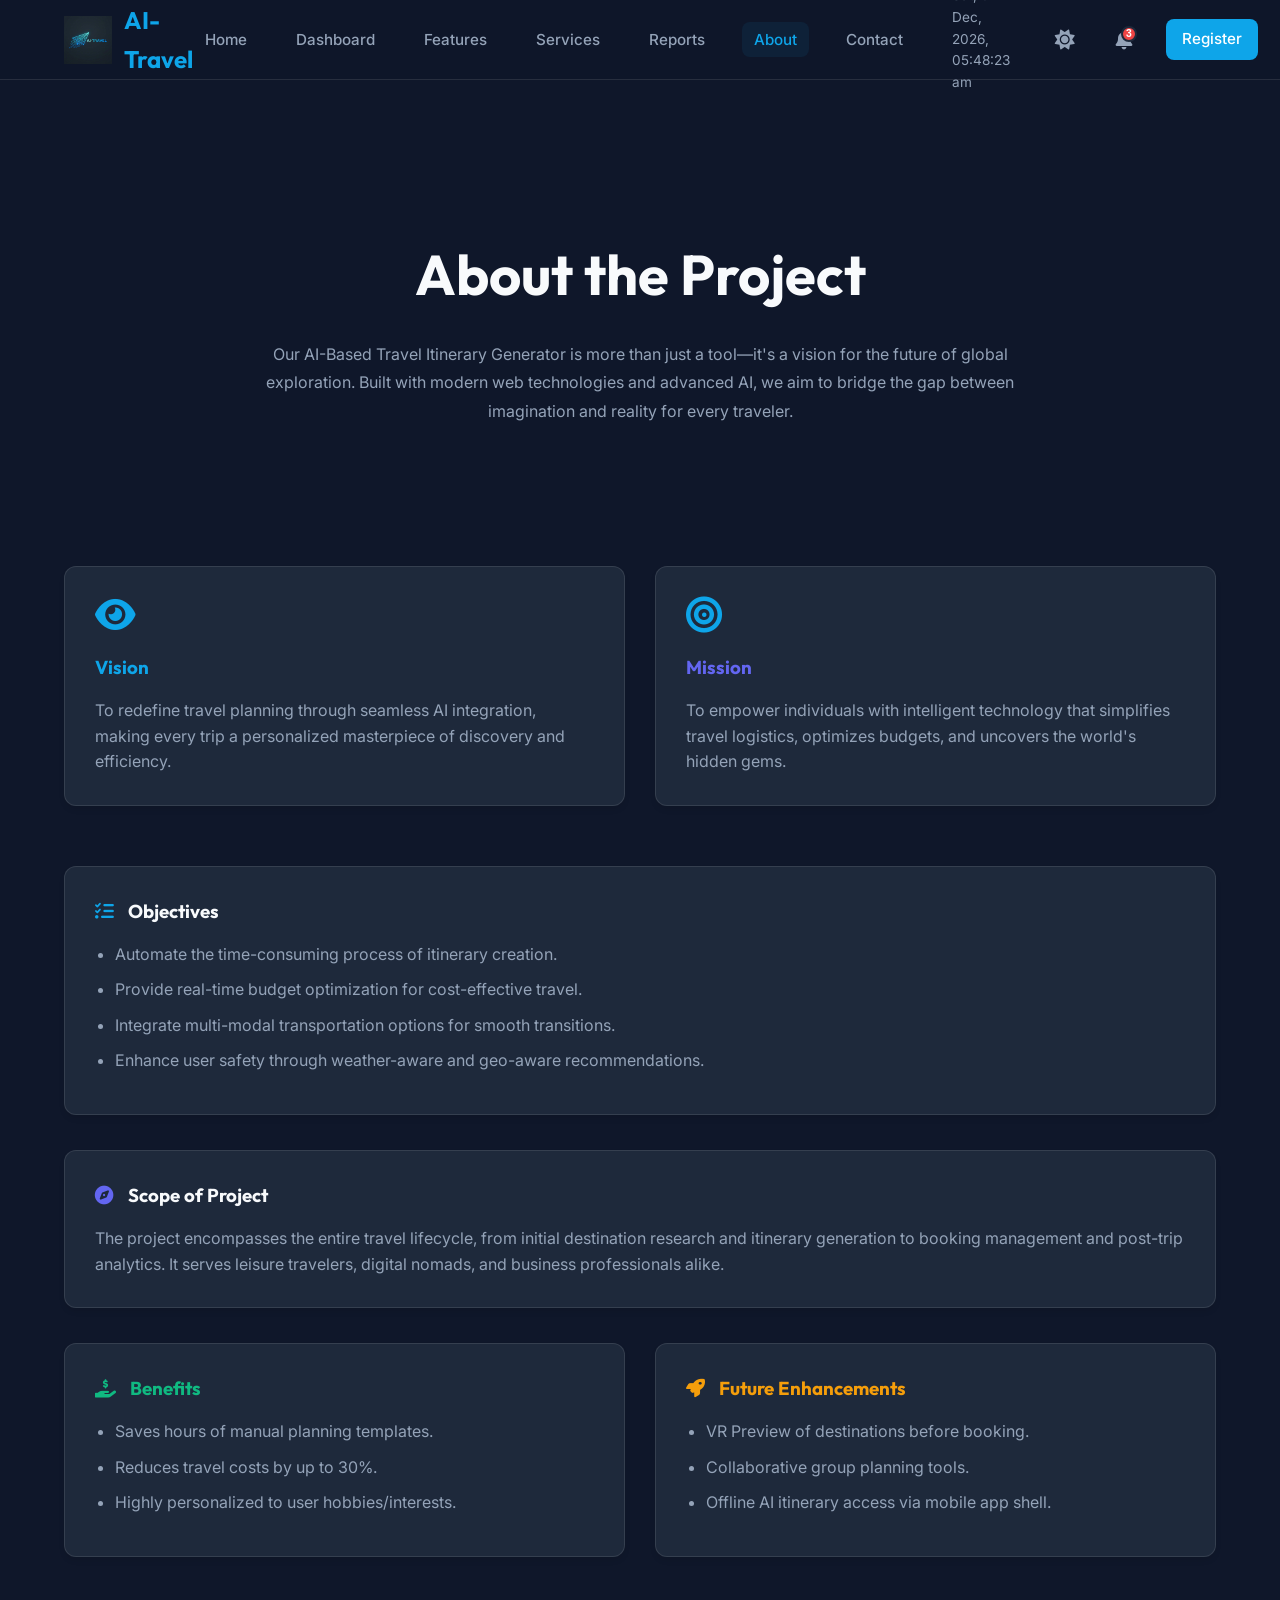
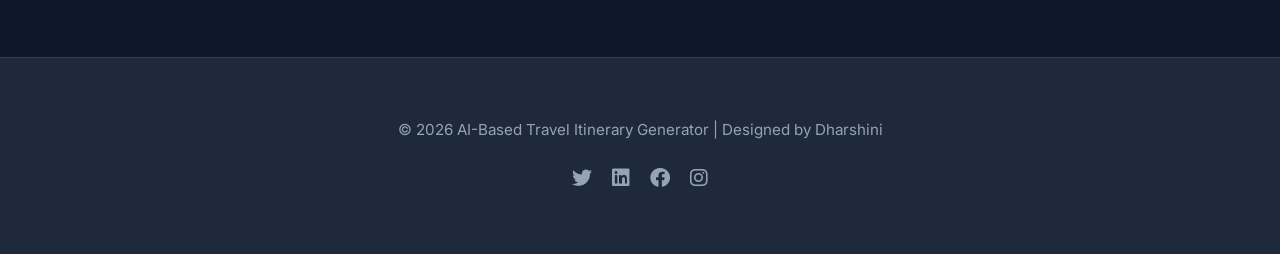
<file: about.html>
<!DOCTYPE html>
<html lang="en">
<head>
    <meta charset="UTF-8">
    <meta name="viewport" content="width=device-width, initial-scale=1.0">
    <title>About Us | AI-Travel</title>
    <link rel="stylesheet" href="css/style.css">
    <link rel="stylesheet" href="https://cdnjs.cloudflare.com/ajax/libs/font-awesome/6.0.0/css/all.min.css">
    <script src="js/main.js" defer></script>
</head>
<body>
    <header>
        <nav>
            <a href="index.html" class="logo">
                <img src="images/logo.png" alt="Logo">
                <span class="logo-text">AI-Travel</span>
            </a>
            
            <button class="menu-toggle" id="menu-toggle" aria-label="Toggle Menu">
                <i class="fas fa-bars"></i>
            </button>
            
            <ul class="nav-links">
                <li><a href="index.html">Home</a></li>
                <li><a href="dashboard.html">Dashboard</a></li>
                <li><a href="features.html">Features</a></li>
                <li><a href="services.html">Services</a></li>
                <li><a href="reports.html">Reports</a></li>
                <li><a href="about.html" class="active">About</a></li>
                <li><a href="contact.html">Contact</a></li>
                
                <!-- Live Clock Display -->
                <li style="color: var(--text-muted); font-size: 0.85rem; padding: 8px 12px; display: flex; align-items: center;" id="datetime-display"></li>
                
                <!-- Theme Switcher -->
                <li>
                    <button class="theme-switch-btn" id="theme-toggle" title="Switch Theme">
                        <i class="fas fa-sun"></i>
                    </button>
                </li>
                
                <!-- Notification Bell -->
                <li class="notification-container">
                    <button class="nav-notification-bell" id="notification-bell" title="Notifications">
                        <i class="fas fa-bell"></i>
                        <span class="nav-notification-badge">3</span>
                    </button>
                    <div class="notification-panel" id="notification-panel">
                        <div class="notification-header">
                            <h4>Notifications</h4>
                            <span style="font-size: 0.75rem; color: var(--primary); cursor: pointer;">Mark all read</span>
                        </div>
                        <ul class="notification-list">
                            <li>
                                <p><strong>New Feature!</strong> AI route planning now optimized.</p>
                                <span>2 hours ago</span>
                            </li>
                            <li>
                                <p><strong>Weather Alert</strong> Rain forecast in Kyoto itinerary.</p>
                                <span>5 hours ago</span>
                            </li>
                            <li>
                                <p><strong>System Update</strong> Q2 reports are now accessible.</p>
                                <span>1 day ago</span>
                            </li>
                        </ul>
                    </div>
                </li>
                
                <li><a href="register.html" class="btn btn-primary" style="color: white; padding: 8px 16px;">Register</a></li>
            </ul>
        </nav>
    </header>

    <main class="container" style="padding-top: 150px; padding-bottom: 100px;">
        <section style="text-align: center; margin-bottom: 60px;" class="fade-in">
            <h1 style="font-size: 3.5rem; margin-bottom: 20px;">About the Project</h1>
            <p style="color: var(--text-muted); max-width: 800px; margin: 0 auto; line-height: 1.8;">Our AI-Based Travel Itinerary Generator is more than just a tool—it's a vision for the future of global exploration. Built with modern web technologies and advanced AI, we aim to bridge the gap between imagination and reality for every traveler.</p>
        </section>

        <div class="card-grid fade-in delay-1">
            <div class="card">
                <i class="fas fa-eye feature-icon"></i>
                <h3 style="margin-bottom: 15px; color: var(--primary);">Vision</h3>
                <p style="color: var(--text-muted);">To redefine travel planning through seamless AI integration, making every trip a personalized masterpiece of discovery and efficiency.</p>
            </div>
            <div class="card">
                <i class="fas fa-bullseye feature-icon"></i>
                <h3 style="margin-bottom: 15px; color: var(--secondary);">Mission</h3>
                <p style="color: var(--text-muted);">To empower individuals with intelligent technology that simplifies travel logistics, optimizes budgets, and uncovers the world's hidden gems.</p>
            </div>
        </div>

        <section style="margin-top: 60px; padding: 0;" class="slide-in-up delay-2">
            <div class="card" style="margin-bottom: 35px;">
                <h3 style="margin-bottom: 15px;"><i class="fas fa-tasks" style="color: var(--primary); margin-right: 10px;"></i> Objectives</h3>
                <ul style="color: var(--text-muted); padding-left: 20px;">
                    <li style="margin-bottom: 10px;">Automate the time-consuming process of itinerary creation.</li>
                    <li style="margin-bottom: 10px;">Provide real-time budget optimization for cost-effective travel.</li>
                    <li style="margin-bottom: 10px;">Integrate multi-modal transportation options for smooth transitions.</li>
                    <li style="margin-bottom: 10px;">Enhance user safety through weather-aware and geo-aware recommendations.</li>
                </ul>
            </div>

            <div class="card" style="margin-bottom: 35px;">
                <h3 style="margin-bottom: 15px;"><i class="fas fa-compass" style="color: var(--secondary); margin-right: 10px;"></i> Scope of Project</h3>
                <p style="color: var(--text-muted);">The project encompasses the entire travel lifecycle, from initial destination research and itinerary generation to booking management and post-trip analytics. It serves leisure travelers, digital nomads, and business professionals alike.</p>
            </div>

            <div class="card-grid">
                <div class="card">
                    <h3 style="margin-bottom: 15px; color: var(--success);"><i class="fas fa-hand-holding-usd" style="margin-right: 10px;"></i> Benefits</h3>
                    <ul style="color: var(--text-muted); padding-left: 20px;">
                        <li style="margin-bottom: 10px;">Saves hours of manual planning templates.</li>
                        <li style="margin-bottom: 10px;">Reduces travel costs by up to 30%.</li>
                        <li style="margin-bottom: 10px;">Highly personalized to user hobbies/interests.</li>
                    </ul>
                </div>
                <div class="card">
                    <h3 style="margin-bottom: 15px; color: var(--warning);"><i class="fas fa-rocket" style="margin-right: 10px;"></i> Future Enhancements</h3>
                    <ul style="color: var(--text-muted); padding-left: 20px;">
                        <li style="margin-bottom: 10px;">VR Preview of destinations before booking.</li>
                        <li style="margin-bottom: 10px;">Collaborative group planning tools.</li>
                        <li style="margin-bottom: 10px;">Offline AI itinerary access via mobile app shell.</li>
                    </ul>
                </div>
            </div>
        </section>
    </main>

    <!-- Scroll to Top Button -->
    <button class="scroll-top-btn" id="scroll-top-btn" title="Back to Top">
        <i class="fas fa-arrow-up"></i>
    </button>

    <footer>
        <div class="container footer-content">
            <p>&copy; 2026 AI-Based Travel Itinerary Generator | Designed by Dharshini</p>
            <div class="footer-social-links">
                <a href="#" aria-label="Twitter"><i class="fab fa-twitter"></i></a>
                <a href="#" aria-label="LinkedIn"><i class="fab fa-linkedin"></i></a>
                <a href="#" aria-label="Facebook"><i class="fab fa-facebook"></i></a>
                <a href="#" aria-label="Instagram"><i class="fab fa-instagram"></i></a>
            </div>
        </div>
    </footer>
</body>
</html>
</file>
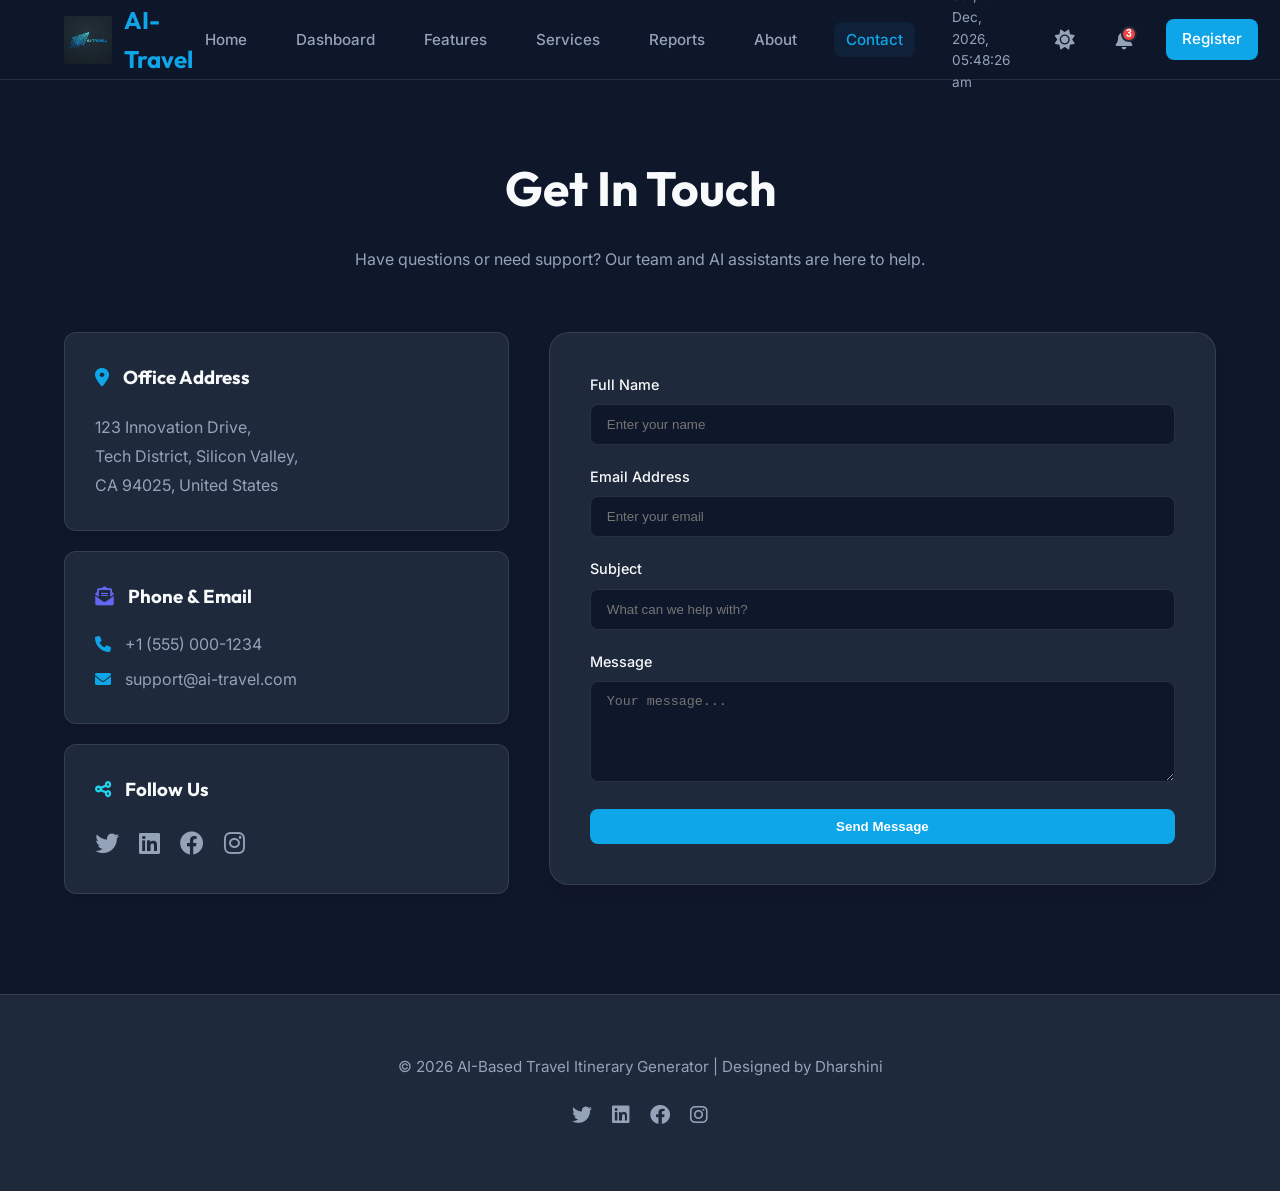
<file: contact.html>
<!DOCTYPE html>
<html lang="en">
<head>
    <meta charset="UTF-8">
    <meta name="viewport" content="width=device-width, initial-scale=1.0">
    <title>Contact Us | AI-Travel</title>
    <link rel="stylesheet" href="css/style.css">
    <link rel="stylesheet" href="https://cdnjs.cloudflare.com/ajax/libs/font-awesome/6.0.0/css/all.min.css">
    <script src="js/main.js" defer></script>
</head>
<body>
    <header>
        <nav>
            <a href="index.html" class="logo">
                <img src="images/logo.png" alt="Logo">
                <span class="logo-text">AI-Travel</span>
            </a>
            
            <button class="menu-toggle" id="menu-toggle" aria-label="Toggle Menu">
                <i class="fas fa-bars"></i>
            </button>
            
            <ul class="nav-links">
                <li><a href="index.html">Home</a></li>
                <li><a href="dashboard.html">Dashboard</a></li>
                <li><a href="features.html">Features</a></li>
                <li><a href="services.html">Services</a></li>
                <li><a href="reports.html">Reports</a></li>
                <li><a href="about.html">About</a></li>
                <li><a href="contact.html" class="active">Contact</a></li>
                
                <!-- Live Clock Display -->
                <li style="color: var(--text-muted); font-size: 0.85rem; padding: 8px 12px; display: flex; align-items: center;" id="datetime-display"></li>
                
                <!-- Theme Switcher -->
                <li>
                    <button class="theme-switch-btn" id="theme-toggle" title="Switch Theme">
                        <i class="fas fa-sun"></i>
                    </button>
                </li>
                
                <!-- Notification Bell -->
                <li class="notification-container">
                    <button class="nav-notification-bell" id="notification-bell" title="Notifications">
                        <i class="fas fa-bell"></i>
                        <span class="nav-notification-badge">3</span>
                    </button>
                    <div class="notification-panel" id="notification-panel">
                        <div class="notification-header">
                            <h4>Notifications</h4>
                            <span style="font-size: 0.75rem; color: var(--primary); cursor: pointer;">Mark all read</span>
                        </div>
                        <ul class="notification-list">
                            <li>
                                <p><strong>New Feature!</strong> AI route planning now optimized.</p>
                                <span>2 hours ago</span>
                            </li>
                            <li>
                                <p><strong>Weather Alert</strong> Rain forecast in Kyoto itinerary.</p>
                                <span>5 hours ago</span>
                            </li>
                            <li>
                                <p><strong>System Update</strong> Q2 reports are now accessible.</p>
                                <span>1 day ago</span>
                            </li>
                        </ul>
                    </div>
                </li>
                
                <li><a href="register.html" class="btn btn-primary" style="color: white; padding: 8px 16px;">Register</a></li>
            </ul>
        </nav>
    </header>

    <main class="container" style="padding-top: 150px; padding-bottom: 100px;">
        <div style="text-align: center; margin-bottom: 60px;" class="fade-in">
            <h1 style="font-size: 3rem; margin-bottom: 20px;">Get In Touch</h1>
            <p style="color: var(--text-muted);">Have questions or need support? Our team and AI assistants are here to help.</p>
        </div>

        <div class="dashboard-container" style="padding: 0; min-height: auto; gap: 40px; flex-wrap: wrap;">
            <!-- Contact Info -->
            <div style="flex: 1; min-width: 300px;" class="slide-in-left">
                <div class="card" style="margin-bottom: 20px;">
                    <h3 style="margin-bottom: 20px;"><i class="fas fa-map-marker-alt" style="color: var(--primary); margin-right: 10px;"></i> Office Address</h3>
                    <p style="color: var(--text-muted); line-height: 1.8;">
                        123 Innovation Drive,<br>
                        Tech District, Silicon Valley,<br>
                        CA 94025, United States
                    </p>
                </div>
                
                <div class="card" style="margin-bottom: 20px;">
                    <h3 style="margin-bottom: 20px;"><i class="fas fa-envelope-open-text" style="color: var(--secondary); margin-right: 10px;"></i> Phone & Email</h3>
                    <p style="color: var(--text-muted); margin-bottom: 10px;">
                        <i class="fas fa-phone" style="color: var(--primary); margin-right: 10px;"></i> +1 (555) 000-1234
                    </p>
                    <p style="color: var(--text-muted);">
                        <i class="fas fa-envelope" style="color: var(--primary); margin-right: 10px;"></i> support@ai-travel.com
                    </p>
                </div>

                <div class="card">
                    <h3 style="margin-bottom: 20px;"><i class="fas fa-share-nodes" style="color: var(--accent); margin-right: 10px;"></i> Follow Us</h3>
                    <div style="display: flex; gap: 20px; font-size: 1.5rem;">
                        <a href="#" style="color: var(--text-muted);"><i class="fab fa-twitter"></i></a>
                        <a href="#" style="color: var(--text-muted);"><i class="fab fa-linkedin"></i></a>
                        <a href="#" style="color: var(--text-muted);"><i class="fab fa-facebook"></i></a>
                        <a href="#" style="color: var(--text-muted);"><i class="fab fa-instagram"></i></a>
                    </div>
                </div>
            </div>

            <!-- Contact Form -->
            <div style="flex: 1.5; min-width: 300px;" class="slide-in-up">
                <form action="#" method="post" style="max-width: 100%;">
                    <div class="form-group">
                        <label for="name">Full Name</label>
                        <input type="text" id="name" name="name" placeholder="Enter your name" required>
                    </div>
                    <div class="form-group">
                        <label for="email">Email Address</label>
                        <input type="email" id="email" name="email" placeholder="Enter your email" required>
                    </div>
                    <div class="form-group">
                        <label for="subject">Subject</label>
                        <input type="text" id="subject" name="subject" placeholder="What can we help with?">
                    </div>
                    <div class="form-group">
                        <label for="message">Message</label>
                        <textarea id="message" name="message" rows="5" placeholder="Your message..."></textarea>
                    </div>
                    <button type="submit" class="btn btn-primary btn-bounce" style="width: 100%;">Send Message</button>
				</form>
            </div>
        </div>
    </main>

    <!-- Scroll to Top Button -->
    <button class="scroll-top-btn" id="scroll-top-btn" title="Back to Top">
        <i class="fas fa-arrow-up"></i>
    </button>

    <footer>
        <div class="container footer-content">
            <p>&copy; 2026 AI-Based Travel Itinerary Generator | Designed by Dharshini</p>
            <div class="footer-social-links">
                <a href="#" aria-label="Twitter"><i class="fab fa-twitter"></i></a>
                <a href="#" aria-label="LinkedIn"><i class="fab fa-linkedin"></i></a>
                <a href="#" aria-label="Facebook"><i class="fab fa-facebook"></i></a>
                <a href="#" aria-label="Instagram"><i class="fab fa-instagram"></i></a>
            </div>
        </div>
    </footer>
</body>
</html>
</file>
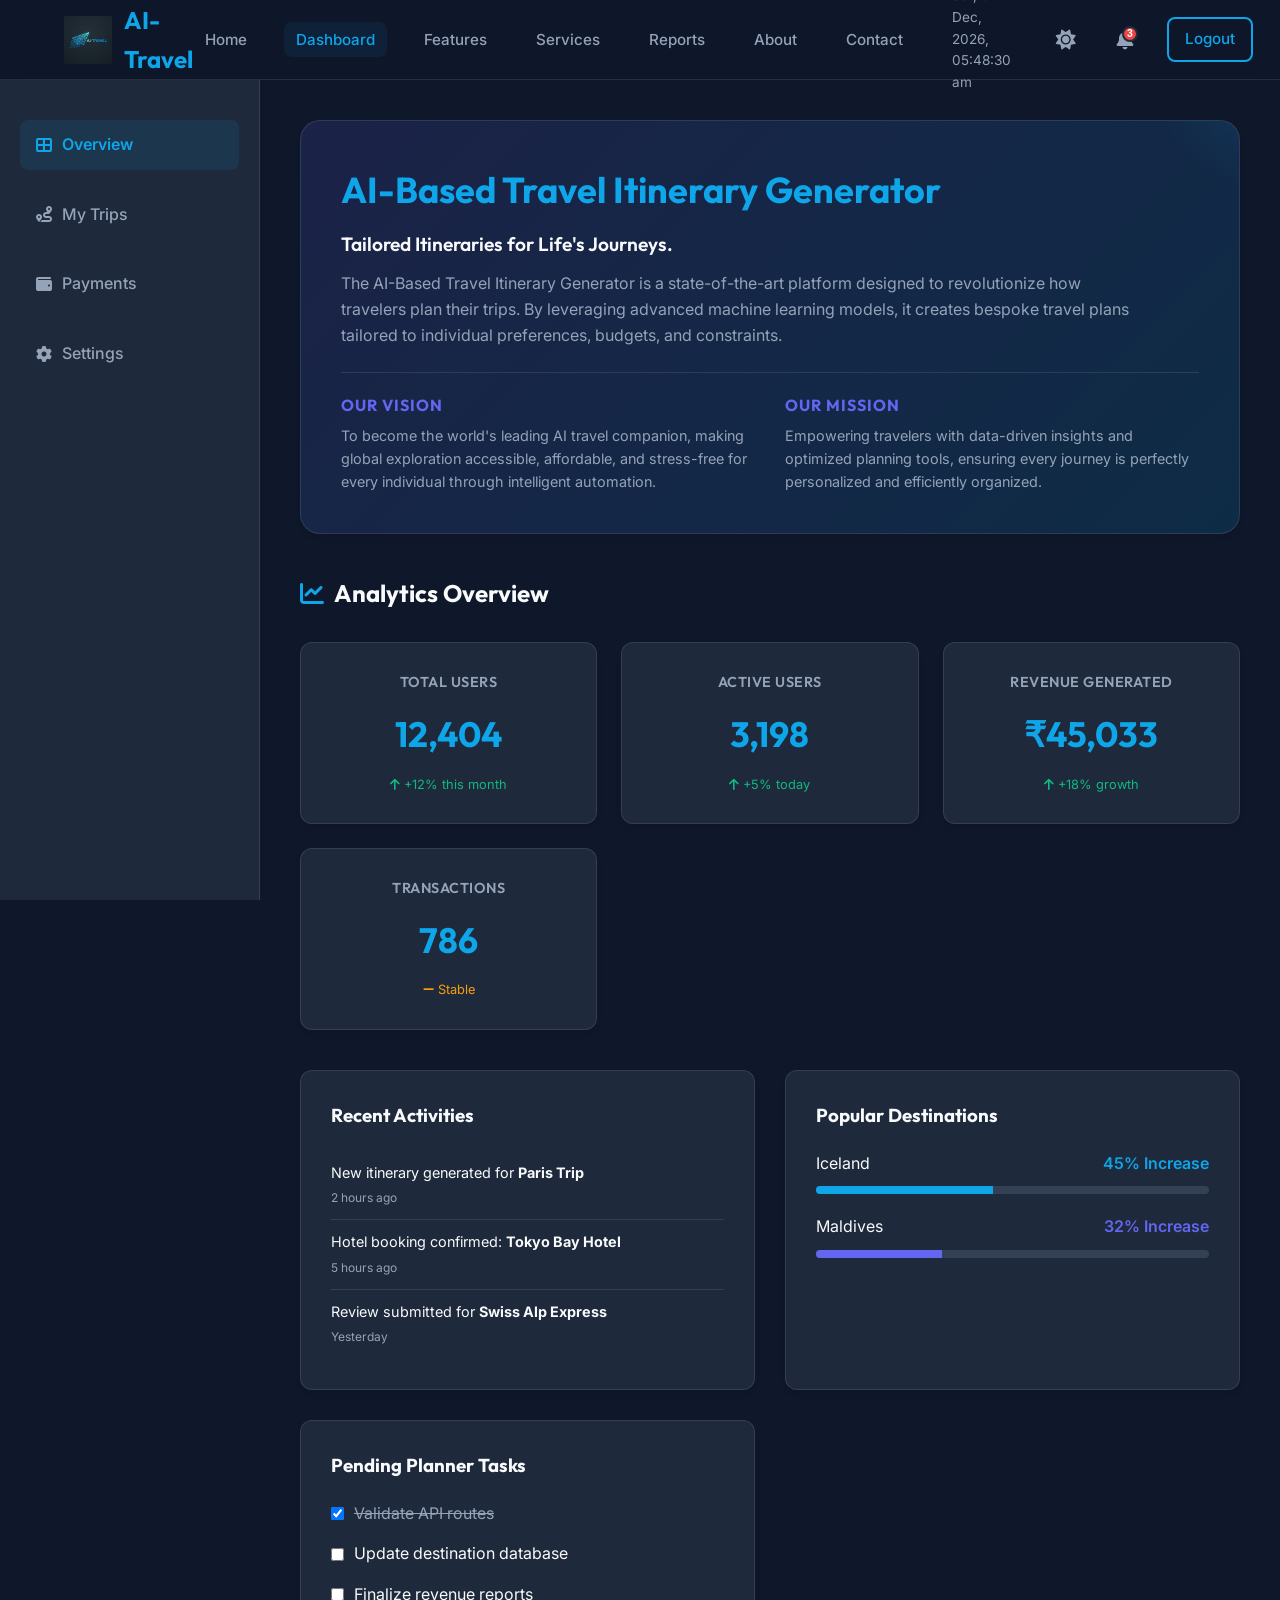
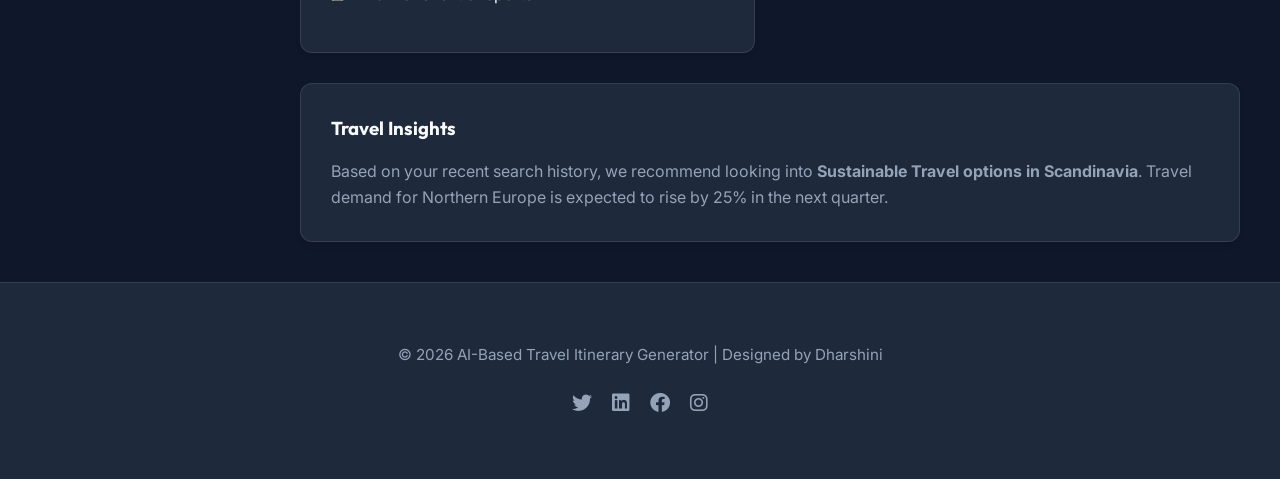
<file: dashboard.html>
<!DOCTYPE html>
<html lang="en">
<head>
    <meta charset="UTF-8">
    <meta name="viewport" content="width=device-width, initial-scale=1.0">
    <title>Dashboard | AI-Travel</title>
    <link rel="stylesheet" href="css/style.css">
    <link rel="stylesheet" href="https://cdnjs.cloudflare.com/ajax/libs/font-awesome/6.0.0/css/all.min.css">
    <script src="js/main.js" defer></script>
</head>
<body>
    <header>
        <nav>
            <a href="index.html" class="logo">
                <img src="images/logo.png" alt="Logo">
                <span class="logo-text">AI-Travel</span>
            </a>
            
            <button class="menu-toggle" id="menu-toggle" aria-label="Toggle Menu">
                <i class="fas fa-bars"></i>
            </button>
            
            <ul class="nav-links">
                <li><a href="index.html">Home</a></li>
                <li><a href="dashboard.html" class="active">Dashboard</a></li>
                <li><a href="features.html">Features</a></li>
                <li><a href="services.html">Services</a></li>
                <li><a href="reports.html">Reports</a></li>
                <li><a href="about.html">About</a></li>
                <li><a href="contact.html">Contact</a></li>
                
                <!-- Live Clock Display -->
                <li style="color: var(--text-muted); font-size: 0.85rem; padding: 8px 12px; display: flex; align-items: center;" id="datetime-display"></li>
                
                <!-- Theme Switcher -->
                <li>
                    <button class="theme-switch-btn" id="theme-toggle" title="Switch Theme">
                        <i class="fas fa-sun"></i>
                    </button>
                </li>
                
                <!-- Notification Bell -->
                <li class="notification-container">
                    <button class="nav-notification-bell" id="notification-bell" title="Notifications">
                        <i class="fas fa-bell"></i>
                        <span class="nav-notification-badge">3</span>
                    </button>
                    <div class="notification-panel" id="notification-panel">
                        <div class="notification-header">
                            <h4>Notifications</h4>
                            <span style="font-size: 0.75rem; color: var(--primary); cursor: pointer;">Mark all read</span>
                        </div>
                        <ul class="notification-list">
                            <li>
                                <p><strong>New Feature!</strong> AI route planning now optimized.</p>
                                <span>2 hours ago</span>
                            </li>
                            <li>
                                <p><strong>Weather Alert</strong> Rain forecast in Kyoto itinerary.</p>
                                <span>5 hours ago</span>
                            </li>
                            <li>
                                <p><strong>System Update</strong> Q2 reports are now accessible.</p>
                                <span>1 day ago</span>
                            </li>
                        </ul>
                    </div>
                </li>
                
                <li><a href="index.html" class="btn btn-outline" style="padding: 8px 16px;">Logout</a></li>
            </ul>
        </nav>
    </header>

    <div class="dashboard-container">
        <!-- Sidebar -->
        <aside class="sidebar">
            <ul style="list-style: none;">
                <li style="margin-bottom: 20px;"><a href="#" class="active"><i class="fas fa-th-large" style="margin-right: 10px;"></i> <span>Overview</span></a></li>
                <li style="margin-bottom: 20px;"><a href="services.html"><i class="fas fa-route" style="margin-right: 10px;"></i> <span>My Trips</span></a></li>
                <li style="margin-bottom: 20px;"><a href="reports.html"><i class="fas fa-wallet" style="margin-right: 10px;"></i> <span>Payments</span></a></li>
                <li style="margin-bottom: 20px;"><a href="contact.html"><i class="fas fa-cog" style="margin-right: 10px;"></i> <span>Settings</span></a></li>
            </ul>
        </aside>

        <!-- Main Dashboard Content -->
        <main class="main-content">
            <!-- Welcome Banner Section (Fade/Slide action) -->
            <div class="welcome-banner-wrapper slide-in-up">
                <div class="welcome-banner-content">
                    <h1>AI-Based Travel Itinerary Generator</h1>
                    <div class="welcome-tagline">Tailored Itineraries for Life's Journeys.</div>
                    <p class="welcome-desc">The AI-Based Travel Itinerary Generator is a state-of-the-art platform designed to revolutionize how travelers plan their trips. By leveraging advanced machine learning models, it creates bespoke travel plans tailored to individual preferences, budgets, and constraints.</p>
                    <div class="welcome-vision-mission">
                        <div class="vision-block">
                            <h4>Our Vision</h4>
                            <p>To become the world's leading AI travel companion, making global exploration accessible, affordable, and stress-free for every individual through intelligent automation.</p>
                        </div>
                        <div class="mission-block">
                            <h4>Our Mission</h4>
                            <p>Empowering travelers with data-driven insights and optimized planning tools, ensuring every journey is perfectly personalized and efficiently organized.</p>
                        </div>
                    </div>
                </div>
            </div>

            <h2 style="margin-bottom: 30px; display: inline-flex; align-items: center; gap: 10px;" class="fade-in delay-1">
                <i class="fas fa-chart-line" style="color: var(--primary);"></i> Analytics Overview
            </h2>
            
            <!-- Stat Cards with Count-up Animation -->
            <div class="stat-grid fade-in delay-2">
                <div class="stat-card">
                    <h3>Total Users</h3>
                    <p class="value"><span class="animate-counter" data-target="12450">0</span></p>
                    <p style="font-size: 0.8rem; color: var(--success);"><i class="fas fa-arrow-up"></i> +12% this month</p>
                </div>
                <div class="stat-card">
                    <h3>Active Users</h3>
                    <p class="value"><span class="animate-counter" data-target="3210">0</span></p>
                    <p style="font-size: 0.8rem; color: var(--success);"><i class="fas fa-arrow-up"></i> +5% today</p>
                </div>
                <div class="stat-card">
                    <h3>Revenue Generated</h3>
                    <p class="value">₹<span class="animate-counter" data-target="45200">0</span></p>
                    <p style="font-size: 0.8rem; color: var(--success);"><i class="fas fa-arrow-up"></i> +18% growth</p>
                </div>
                <div class="stat-card">
                    <h3>Transactions</h3>
                    <p class="value"><span class="animate-counter" data-target="1120">0</span></p>
                    <p style="font-size: 0.8rem; color: var(--warning);"><i class="fas fa-minus"></i> Stable</p>
                </div>
            </div>

            <div class="card-grid fade-in delay-3">
                <!-- Recent Activities -->
                <div class="card">
                    <h3>Recent Activities</h3>
                    <ul style="list-style: none; margin-top: 20px;">
                        <li style="padding: 10px 0; border-bottom: 1px solid var(--border-color);">
                            <p style="font-size: 0.9rem;">New itinerary generated for <strong>Paris Trip</strong></p>
                            <span style="font-size: 0.75rem; color: var(--text-muted);">2 hours ago</span>
                        </li>
                        <li style="padding: 10px 0; border-bottom: 1px solid var(--border-color);">
                            <p style="font-size: 0.9rem;">Hotel booking confirmed: <strong>Tokyo Bay Hotel</strong></p>
                            <span style="font-size: 0.75rem; color: var(--text-muted);">5 hours ago</span>
                        </li>
                        <li style="padding: 10px 0;">
                            <p style="font-size: 0.9rem;">Review submitted for <strong>Swiss Alp Express</strong></p>
                            <span style="font-size: 0.75rem; color: var(--text-muted);">Yesterday</span>
                        </li>
                    </ul>
                </div>

                <!-- Popular Destinations -->
                <div class="card">
                    <h3>Popular Destinations</h3>
                    <div style="margin-top: 20px;">
                        <div style="display: flex; justify-content: space-between; margin-bottom: 10px;">
                            <span>Iceland</span>
                            <span style="color: var(--primary); font-weight: 600;">45% Increase</span>
                        </div>
                        <div style="height: 8px; background: var(--surface-light); border-radius: 4px; overflow: hidden; margin-bottom: 20px;">
                            <div class="progress-bar-fill" style="width: 45%;"></div>
                        </div>
                        
                        <div style="display: flex; justify-content: space-between; margin-bottom: 10px;">
                            <span>Maldives</span>
                            <span style="color: var(--secondary); font-weight: 600;">32% Increase</span>
                        </div>
                        <div style="height: 8px; background: var(--surface-light); border-radius: 4px; overflow: hidden; margin-bottom: 20px;">
                            <div class="progress-bar-fill" style="width: 32%; background: var(--secondary);"></div>
                        </div>
                    </div>
                </div>

                <!-- Pending Tasks -->
                <div class="card">
                    <h3>Pending Planner Tasks</h3>
                    <ul style="list-style: none; margin-top: 20px;">
                        <li style="display: flex; align-items: center; gap: 10px; margin-bottom: 15px;">
                            <input type="checkbox" checked style="width: auto;">
                            <span style="text-decoration: line-through; color: var(--text-muted);">Validate API routes</span>
                        </li>
                        <li style="display: flex; align-items: center; gap: 10px; margin-bottom: 15px;">
                            <input type="checkbox" style="width: auto;">
                            <span>Update destination database</span>
                        </li>
                        <li style="display: flex; align-items: center; gap: 10px; margin-bottom: 15px;">
                            <input type="checkbox" style="width: auto;">
                            <span>Finalize revenue reports</span>
                        </li>
                    </ul>
                </div>
            </div>

            <!-- Travel Insights -->
            <div class="card fade-in delay-4" style="margin-top: 30px;">
                <h3>Travel Insights</h3>
                <p style="color: var(--text-muted); margin-top: 15px;">Based on your recent search history, we recommend looking into <strong>Sustainable Travel options in Scandinavia</strong>. Travel demand for Northern Europe is expected to rise by 25% in the next quarter.</p>
            </div>
        </main>
    </div>

    <!-- Scroll to Top Button -->
    <button class="scroll-top-btn" id="scroll-top-btn" title="Back to Top">
        <i class="fas fa-arrow-up"></i>
    </button>

    <footer>
        <div class="container footer-content">
            <p>&copy; 2026 AI-Based Travel Itinerary Generator | Designed by Dharshini</p>
            <div class="footer-social-links">
                <a href="#" aria-label="Twitter"><i class="fab fa-twitter"></i></a>
                <a href="#" aria-label="LinkedIn"><i class="fab fa-linkedin"></i></a>
                <a href="#" aria-label="Facebook"><i class="fab fa-facebook"></i></a>
                <a href="#" aria-label="Instagram"><i class="fab fa-instagram"></i></a>
            </div>
        </div>
    </footer>
</body>
</html>
</file>
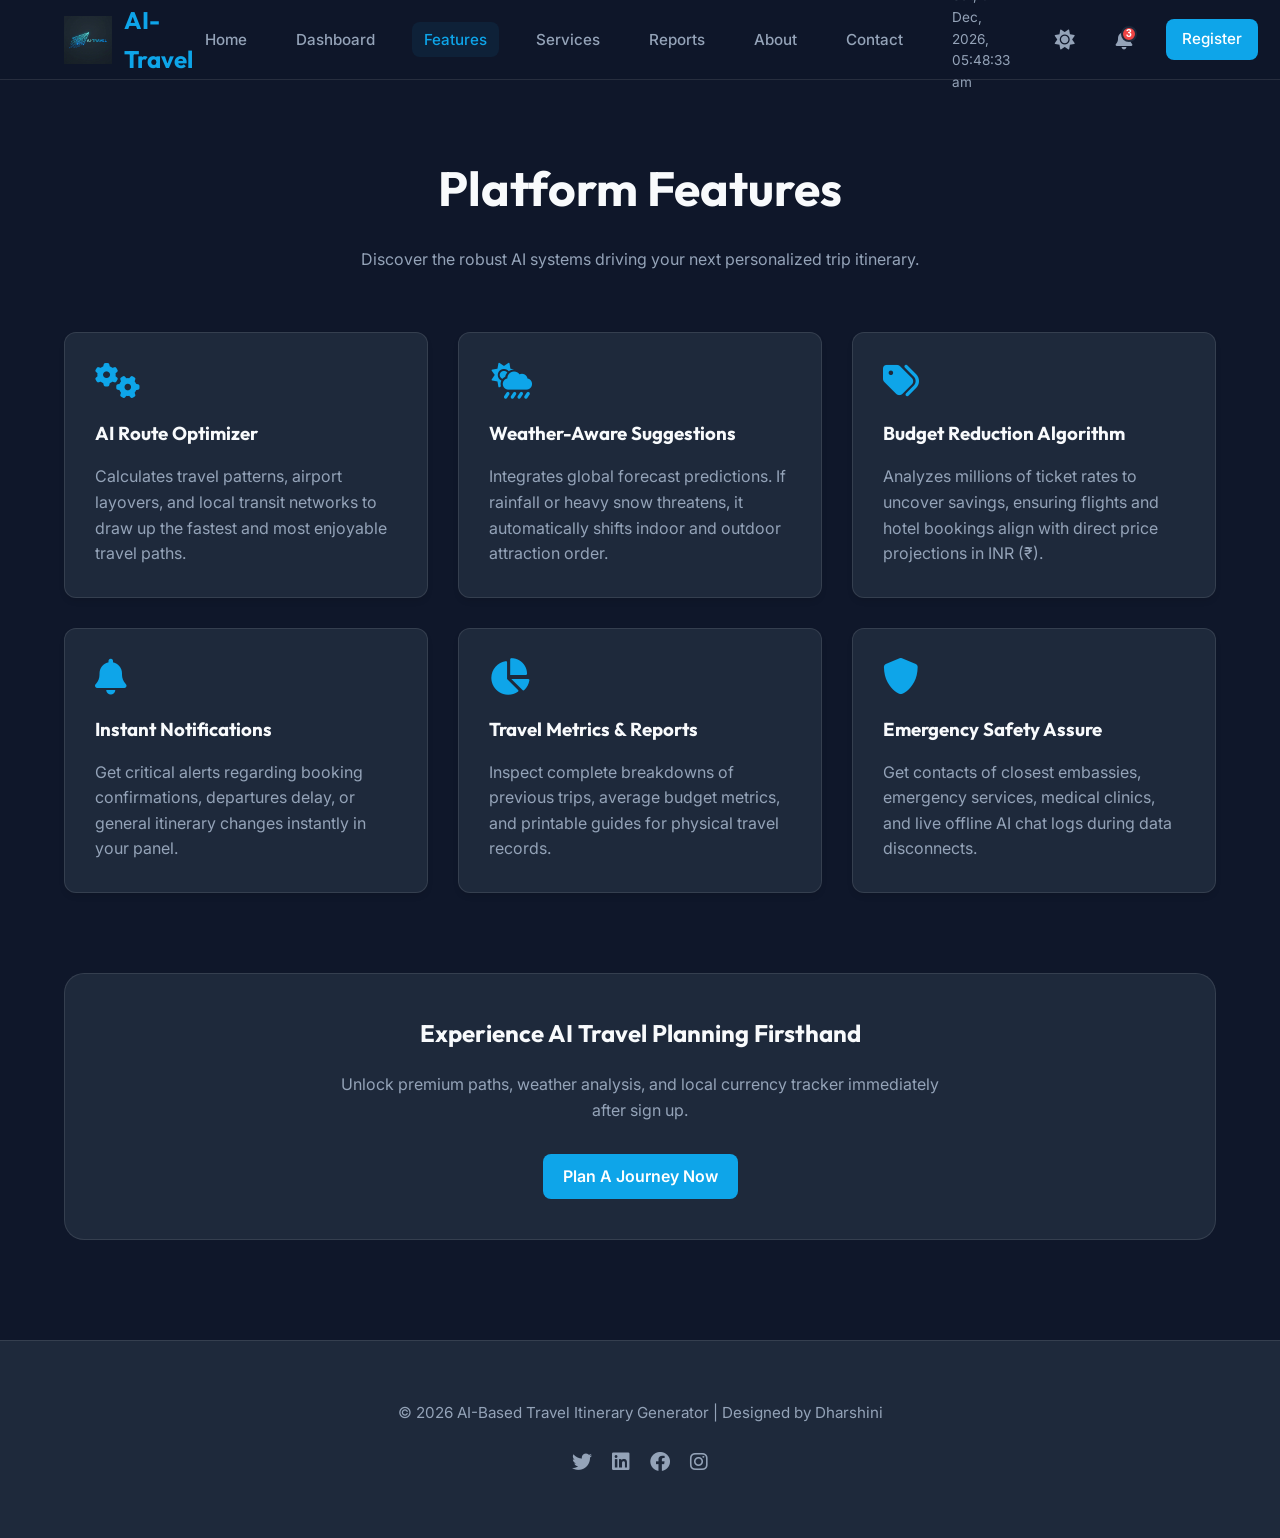
<file: features.html>
<!DOCTYPE html>
<html lang="en">
<head>
    <meta charset="UTF-8">
    <meta name="viewport" content="width=device-width, initial-scale=1.0">
    <title>Features | AI-Travel</title>
    <link rel="stylesheet" href="css/style.css">
    <link rel="stylesheet" href="https://cdnjs.cloudflare.com/ajax/libs/font-awesome/6.0.0/css/all.min.css">
    <script src="js/main.js" defer></script>
</head>
<body>
    <header>
        <nav>
            <a href="index.html" class="logo">
                <img src="images/logo.png" alt="Logo">
                <span class="logo-text">AI-Travel</span>
            </a>
            
            <button class="menu-toggle" id="menu-toggle" aria-label="Toggle Menu">
                <i class="fas fa-bars"></i>
            </button>
            
            <ul class="nav-links">
                <li><a href="index.html">Home</a></li>
                <li><a href="dashboard.html">Dashboard</a></li>
                <li><a href="features.html" class="active">Features</a></li>
                <li><a href="services.html">Services</a></li>
                <li><a href="reports.html">Reports</a></li>
                <li><a href="about.html">About</a></li>
                <li><a href="contact.html">Contact</a></li>
                
                <!-- Live Clock Display -->
                <li style="color: var(--text-muted); font-size: 0.85rem; padding: 8px 12px; display: flex; align-items: center;" id="datetime-display"></li>
                
                <!-- Theme Switcher -->
                <li>
                    <button class="theme-switch-btn" id="theme-toggle" title="Switch Theme">
                        <i class="fas fa-sun"></i>
                    </button>
                </li>
                
                <!-- Notification Bell -->
                <li class="notification-container">
                    <button class="nav-notification-bell" id="notification-bell" title="Notifications">
                        <i class="fas fa-bell"></i>
                        <span class="nav-notification-badge">3</span>
                    </button>
                    <div class="notification-panel" id="notification-panel">
                        <div class="notification-header">
                            <h4>Notifications</h4>
                            <span style="font-size: 0.75rem; color: var(--primary); cursor: pointer;">Mark all read</span>
                        </div>
                        <ul class="notification-list">
                            <li>
                                <p><strong>New Feature!</strong> AI route planning now optimized.</p>
                                <span>2 hours ago</span>
                            </li>
                            <li>
                                <p><strong>Weather Alert</strong> Rain forecast in Kyoto itinerary.</p>
                                <span>5 hours ago</span>
                            </li>
                            <li>
                                <p><strong>System Update</strong> Q2 reports are now accessible.</p>
                                <span>1 day ago</span>
                            </li>
                        </ul>
                    </div>
                </li>
                
                <li><a href="register.html" class="btn btn-primary" style="color: white; padding: 8px 16px;">Register</a></li>
            </ul>
        </nav>
    </header>

    <main class="container" style="padding-top: 150px; padding-bottom: 100px;">
        <div style="text-align: center; margin-bottom: 60px;" class="fade-in">
            <h1 style="font-size: 3rem; margin-bottom: 20px;">Platform Features</h1>
            <p style="color: var(--text-muted); max-width: 700px; margin: 0 auto;">Discover the robust AI systems driving your next personalized trip itinerary.</p>
        </div>

        <div class="card-grid">
            <div class="card slide-in-up">
                <i class="fas fa-cogs feature-icon"></i>
                <h3>AI Route Optimizer</h3>
                <p style="margin-top: 15px; color: var(--text-muted);">Calculates travel patterns, airport layovers, and local transit networks to draw up the fastest and most enjoyable travel paths.</p>
            </div>
            
            <div class="card slide-in-up delay-1">
                <i class="fas fa-cloud-sun-rain feature-icon"></i>
                <h3>Weather-Aware Suggestions</h3>
                <p style="margin-top: 15px; color: var(--text-muted);">Integrates global forecast predictions. If rainfall or heavy snow threatens, it automatically shifts indoor and outdoor attraction order.</p>
            </div>

            <div class="card slide-in-up delay-2">
                <i class="fas fa-tags feature-icon"></i>
                <h3>Budget Reduction Algorithm</h3>
                <p style="margin-top: 15px; color: var(--text-muted);">Analyzes millions of ticket rates to uncover savings, ensuring flights and hotel bookings align with direct price projections in INR (₹).</p>
            </div>

            <div class="card slide-in-up delay-3">
                <i class="fas fa-bell feature-icon"></i>
                <h3>Instant Notifications</h3>
                <p style="margin-top: 15px; color: var(--text-muted);">Get critical alerts regarding booking confirmations, departures delay, or general itinerary changes instantly in your panel.</p>
            </div>

            <div class="card slide-in-up delay-4">
                <i class="fas fa-chart-pie feature-icon"></i>
                <h3>Travel Metrics & Reports</h3>
                <p style="margin-top: 15px; color: var(--text-muted);">Inspect complete breakdowns of previous trips, average budget metrics, and printable guides for physical travel records.</p>
            </div>

            <div class="card slide-in-up delay-5">
                <i class="fas fa-shield-alt feature-icon"></i>
                <h3>Emergency Safety Assure</h3>
                <p style="margin-top: 15px; color: var(--text-muted);">Get contacts of closest embassies, emergency services, medical clinics, and live offline AI chat logs during data disconnects.</p>
            </div>
        </div>

        <div class="zoom-in delay-3" style="margin-top: 80px; text-align: center; padding: 40px; background: var(--surface); border-radius: var(--radius-lg); border: 1px solid var(--border-color);">
            <h2 style="margin-bottom: 20px;">Experience AI Travel Planning Firsthand</h2>
            <p style="color: var(--text-muted); margin-bottom: 30px; max-width: 600px; margin-left: auto; margin-right: auto;">Unlock premium paths, weather analysis, and local currency tracker immediately after sign up.</p>
            <a href="register.html" class="btn btn-primary btn-bounce">Plan A Journey Now</a>
        </div>
    </main>

    <!-- Scroll to Top Button -->
    <button class="scroll-top-btn" id="scroll-top-btn" title="Back to Top">
        <i class="fas fa-arrow-up"></i>
    </button>

    <footer>
        <div class="container footer-content">
            <p>&copy; 2026 AI-Based Travel Itinerary Generator | Designed by Dharshini</p>
            <div class="footer-social-links">
                <a href="#" aria-label="Twitter"><i class="fab fa-twitter"></i></a>
                <a href="#" aria-label="LinkedIn"><i class="fab fa-linkedin"></i></a>
                <a href="#" aria-label="Facebook"><i class="fab fa-facebook"></i></a>
                <a href="#" aria-label="Instagram"><i class="fab fa-instagram"></i></a>
            </div>
        </div>
    </footer>
</body>
</html>
</file>
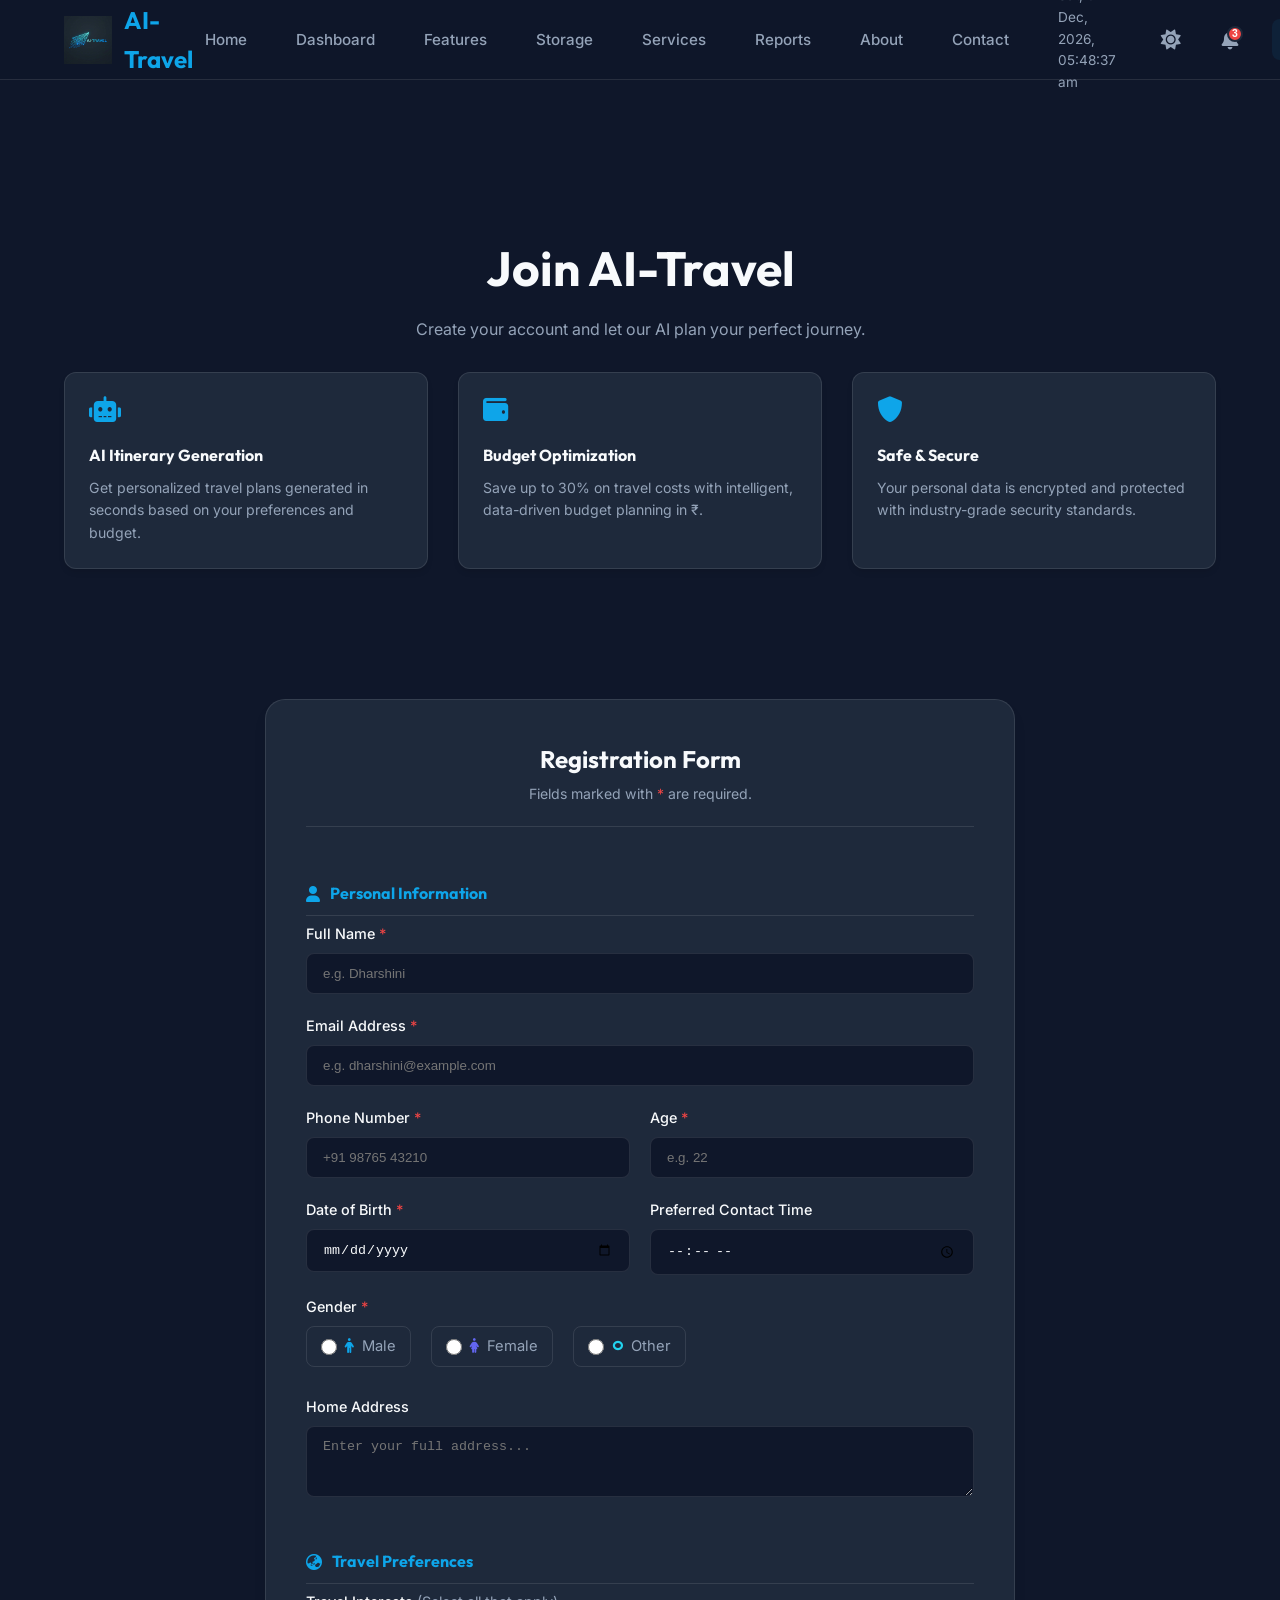
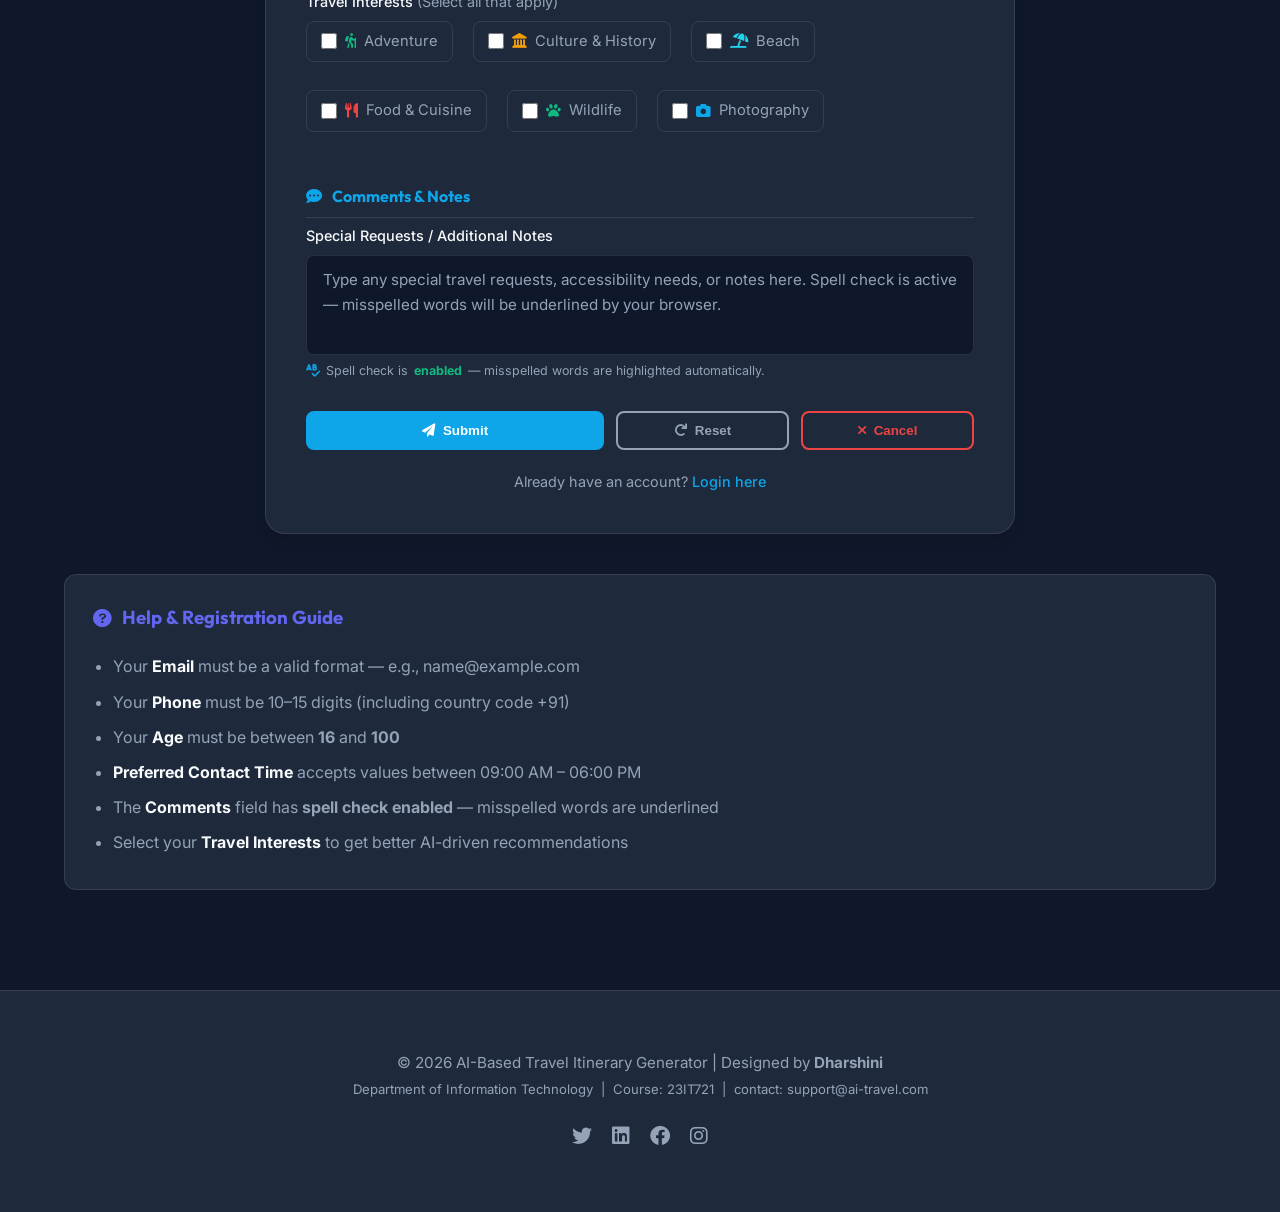
<file: register.html>
<!DOCTYPE html>
<html lang="en">
<head>
    <!-- Req 20: Standard HTML5 document structure with proper meta tags -->
    <meta charset="UTF-8">
    <meta name="viewport" content="width=device-width, initial-scale=1.0">
    <meta name="description" content="Register with AI-Travel - Create your AI-powered travel account">
    <title>Register | AI-Travel</title>
    <link rel="stylesheet" href="css/style.css">
    <link rel="stylesheet" href="https://cdnjs.cloudflare.com/ajax/libs/font-awesome/6.0.0/css/all.min.css">
    <script src="js/main.js" defer></script>

    <!-- Extra styles for new Req 3 form elements -->
    <style>
        /* Radio & Checkbox group layout */
        .radio-group, .checkbox-group {
            display: flex;
            flex-wrap: wrap;
            gap: 20px;
            margin-top: 8px;
        }

        .radio-group label,
        .checkbox-group label {
            display: flex;
            align-items: center;
            gap: 8px;
            font-weight: 400;
            cursor: pointer;
            color: var(--text-muted);
            font-size: 0.92rem;
            padding: 8px 14px;
            border: 1px solid var(--border-color);
            border-radius: var(--radius-sm);
            transition: border-color 0.3s, color 0.3s, background 0.3s;
        }

        .radio-group label:hover,
        .checkbox-group label:hover {
            border-color: var(--primary);
            color: var(--primary);
            background: rgba(14,165,233,0.05);
        }

        .radio-group input[type="radio"],
        .checkbox-group input[type="checkbox"] {
            width: 16px;
            height: 16px;
            accent-color: var(--primary);
            cursor: pointer;
        }

        /* contenteditable comments area */
        .editable-area {
            width: 100%;
            min-height: 100px;
            padding: 12px 16px;
            background: var(--input-bg);
            border: 1px solid var(--border-color);
            border-radius: var(--radius-sm);
            color: var(--text-main);
            font-family: 'Inter', sans-serif;
            font-size: 0.95rem;
            line-height: 1.6;
            transition: border-color 0.3s, box-shadow 0.3s;
            outline: none;
        }

        .editable-area:focus {
            border-color: var(--primary);
            box-shadow: 0 0 0 3px rgba(14, 165, 233, 0.15);
        }

        .editable-area:empty::before {
            content: attr(data-placeholder);
            color: var(--text-muted);
            pointer-events: none;
        }

        .editable-note {
            font-size: 0.78rem;
            color: var(--text-muted);
            margin-top: 6px;
            display: flex;
            align-items: center;
            gap: 6px;
        }

        /* Section divider label inside form */
        .form-divider {
            font-family: 'Outfit', sans-serif;
            font-size: 1rem;
            font-weight: 700;
            color: var(--primary);
            padding: 24px 0 8px;
            border-bottom: 1px solid var(--border-color);
            margin-bottom: 6px;
            display: flex;
            align-items: center;
            gap: 10px;
        }

        .two-col {
            display: grid;
            grid-template-columns: 1fr 1fr;
            gap: 20px;
        }

        @media (max-width: 600px) {
            .two-col { grid-template-columns: 1fr; }
        }
    </style>
</head>

<!-- Req 19: Semantic HTML5 body -->
<body>

    <!-- Req 19: <header> semantic element -->
    <header>
        <nav>
            <!-- Logo -->
            <a href="index.html" class="logo">
                <img src="images/logo.png" alt="Logo">
                <span class="logo-text">AI-Travel</span>
            </a>

            <!-- Hamburger toggle for mobile -->
            <button class="menu-toggle" id="menu-toggle" aria-label="Toggle Menu">
                <i class="fas fa-bars"></i>
            </button>

            <!-- Req 3: Navigation links -->
            <ul class="nav-links">
                <li><a href="index.html">Home</a></li>
                <li><a href="dashboard.html">Dashboard</a></li>
                <li><a href="features.html">Features</a></li>
                <li><a href="storage.html">Storage</a></li>
                <li><a href="services.html">Services</a></li>
                <li><a href="reports.html">Reports</a></li>
                <li><a href="about.html">About</a></li>
                <li><a href="contact.html">Contact</a></li>

                <!-- Live Clock Display -->
                <li style="color: var(--text-muted); font-size: 0.85rem; padding: 8px 12px; display: flex; align-items: center;" id="datetime-display"></li>

                <!-- Theme Switcher -->
                <li>
                    <button class="theme-switch-btn" id="theme-toggle" title="Switch Theme">
                        <i class="fas fa-sun"></i>
                    </button>
                </li>

                <!-- Notification Bell -->
                <li class="notification-container">
                    <button class="nav-notification-bell" id="notification-bell" title="Notifications">
                        <i class="fas fa-bell"></i>
                        <span class="nav-notification-badge">3</span>
                    </button>
                    <div class="notification-panel" id="notification-panel">
                        <div class="notification-header">
                            <h4>Notifications</h4>
                            <span style="font-size: 0.75rem; color: var(--primary); cursor: pointer;">Mark all read</span>
                        </div>
                        <ul class="notification-list">
                            <li>
                                <p><strong>New Feature!</strong> AI route planning now optimized.</p>
                                <span>2 hours ago</span>
                            </li>
                            <li>
                                <p><strong>Weather Alert</strong> Rain forecast in Kyoto itinerary.</p>
                                <span>5 hours ago</span>
                            </li>
                            <li>
                                <p><strong>System Update</strong> Q2 reports are now accessible.</p>
                                <span>1 day ago</span>
                            </li>
                        </ul>
                    </div>
                </li>

                <li><a href="register.html" class="active btn btn-primary" style="color: white; padding: 8px 16px;">Register</a></li>
            </ul>
        </nav>
    </header>

    <!-- Req 19: <main> semantic element -->
    <main class="container" style="padding-top: 150px; padding-bottom: 100px;">

        <!-- Req 4: Introduction using <section> and <article> -->
        <section style="margin-bottom: 50px;" class="fade-in" aria-label="Registration Introduction">
            <div style="text-align: center; margin-bottom: 30px;">
                <h1 style="font-size: 3rem; margin-bottom: 10px;">Join AI-Travel</h1>
                <p style="color: var(--text-muted);">Create your account and let our AI plan your perfect journey.</p>
            </div>

            <!-- Articles describing the platform -->
            <div class="card-grid" style="grid-template-columns: repeat(auto-fit, minmax(250px, 1fr));">
                <article class="card" style="padding: 24px;">
                    <i class="fas fa-robot feature-icon" style="font-size: 1.6rem;"></i>
                    <h3 style="margin-bottom: 8px; font-size: 1rem;">AI Itinerary Generation</h3>
                    <p style="color: var(--text-muted); font-size: 0.88rem;">Get personalized travel plans generated in seconds based on your preferences and budget.</p>
                </article>
                <article class="card" style="padding: 24px;">
                    <i class="fas fa-wallet feature-icon" style="font-size: 1.6rem;"></i>
                    <h3 style="margin-bottom: 8px; font-size: 1rem;">Budget Optimization</h3>
                    <p style="color: var(--text-muted); font-size: 0.88rem;">Save up to 30% on travel costs with intelligent, data-driven budget planning in ₹.</p>
                </article>
                <article class="card" style="padding: 24px;">
                    <i class="fas fa-shield-alt feature-icon" style="font-size: 1.6rem;"></i>
                    <h3 style="margin-bottom: 8px; font-size: 1rem;">Safe & Secure</h3>
                    <p style="color: var(--text-muted); font-size: 0.88rem;">Your personal data is encrypted and protected with industry-grade security standards.</p>
                </article>
            </div>
        </section>

        <!-- Req 5: Registration Form -->
        <form action="#" method="post" id="registration-form" class="zoom-in" style="max-width: 750px;">
            <h2 style="margin-bottom: 5px; text-align: center; font-size: 1.5rem;">Registration Form</h2>
            <p style="text-align: center; color: var(--text-muted); font-size: 0.88rem; margin-bottom: 30px; padding-bottom: 20px; border-bottom: 1px solid var(--border-color);">
                Fields marked with <span style="color: var(--error);">*</span> are required.
            </p>

            <!-- === PERSONAL INFORMATION === -->
            <div class="form-divider">
                <i class="fas fa-user"></i> Personal Information
            </div>

            <!-- Req 6: Name Field — text input with placeholder + required -->
            <div class="form-group">
                <label for="reg-name">Full Name <span style="color:var(--error)">*</span></label>
                <input
                    type="text"
                    id="reg-name"
                    name="name"
                    required
                    placeholder="e.g. Dharshini"
                    pattern="[A-Za-z\s]+"
                    title="Name must only contain letters and spaces"
                    minlength="3"
                    autocomplete="name"
                >
            </div>

            <!-- Req 7: Email — HTML5 email type -->
            <div class="form-group">
                <label for="reg-email">Email Address <span style="color:var(--error)">*</span></label>
                <input
                    type="email"
                    id="reg-email"
                    name="email"
                    required
                    placeholder="e.g. dharshini@example.com"
                    autocomplete="email"
                >
            </div>

            <div class="two-col">
                <!-- Req 8: Phone — HTML5 tel type with pattern -->
                <div class="form-group">
                    <label for="reg-phone">Phone Number <span style="color:var(--error)">*</span></label>
                    <input
                        type="tel"
                        id="reg-phone"
                        name="phone"
                        required
                        placeholder="+91 98765 43210"
                        pattern="[+]?[0-9\s\-]{10,15}"
                        autocomplete="tel"
                    >
                </div>

                <!-- Req 11: Age — number input with min and max -->
                <div class="form-group">
                    <label for="reg-age">Age <span style="color:var(--error)">*</span></label>
                    <input
                        type="number"
                        id="reg-age"
                        name="age"
                        required
                        placeholder="e.g. 22"
                        min="16"
                        max="100"
                    >
                </div>
            </div>

            <div class="two-col">
                <!-- Req 9: Date of Birth — HTML5 date type -->
                <div class="form-group">
                    <label for="dob">Date of Birth <span style="color:var(--error)">*</span></label>
                    <input
                        type="date"
                        id="dob"
                        name="dob"
                        required
                        max="2008-12-31"
                    >
                </div>

                <!-- Req 10: Preferred Time — HTML5 time type -->
                <div class="form-group">
                    <label for="pref-time">Preferred Contact Time</label>
                    <input
                        type="time"
                        id="pref-time"
                        name="preferred_time"
                        min="09:00"
                        max="18:00"
                    >
                </div>
            </div>

            <!-- Req 15: Gender — Radio Buttons -->
            <div class="form-group">
                <label>Gender <span style="color:var(--error)">*</span></label>
                <div class="radio-group" role="radiogroup" aria-label="Select Gender">
                    <label>
                        <input type="radio" name="gender" value="male" required>
                        <i class="fas fa-male" style="color:var(--primary)"></i> Male
                    </label>
                    <label>
                        <input type="radio" name="gender" value="female">
                        <i class="fas fa-female" style="color:var(--secondary)"></i> Female
                    </label>
                    <label>
                        <input type="radio" name="gender" value="other">
                        <i class="fas fa-genderless" style="color:var(--accent)"></i> Other
                    </label>
                </div>
            </div>

            <!-- Req 14: Address — <textarea> multiline -->
            <div class="form-group">
                <label for="address">Home Address</label>
                <textarea
                    id="address"
                    name="address"
                    rows="3"
                    placeholder="Enter your full address..."
                ></textarea>
            </div>

            <!-- === TRAVEL PREFERENCES === -->
            <div class="form-divider">
                <i class="fas fa-globe-asia"></i> Travel Preferences
            </div>

            <!-- Req 16: Skills/Interests — Checkboxes -->
            <div class="form-group">
                <label>Travel Interests <span style="font-weight:400; color:var(--text-muted);">(Select all that apply)</span></label>
                <div class="checkbox-group" role="group" aria-label="Travel Interests">
                    <label><input type="checkbox" name="interests" value="adventure"> <i class="fas fa-hiking" style="color:var(--success)"></i> Adventure</label>
                    <label><input type="checkbox" name="interests" value="culture"> <i class="fas fa-landmark" style="color:var(--warning)"></i> Culture &amp; History</label>
                    <label><input type="checkbox" name="interests" value="beach"> <i class="fas fa-umbrella-beach" style="color:var(--accent)"></i> Beach</label>
                    <label><input type="checkbox" name="interests" value="food"> <i class="fas fa-utensils" style="color:var(--error)"></i> Food &amp; Cuisine</label>
                    <label><input type="checkbox" name="interests" value="wildlife"> <i class="fas fa-paw" style="color:var(--success)"></i> Wildlife</label>
                    <label><input type="checkbox" name="interests" value="photography"> <i class="fas fa-camera" style="color:var(--primary)"></i> Photography</label>
                </div>
            </div>

            <!-- === ADDITIONAL COMMENTS === -->
            <div class="form-divider">
                <i class="fas fa-comment-dots"></i> Comments &amp; Notes
            </div>

            <!-- Req 12: contenteditable area | Req 13: spellcheck -->
            <div class="form-group">
                <label>Special Requests / Additional Notes</label>
                <!-- contenteditable="true" makes the div behave as an editable text area -->
                <!-- spellcheck="true" enables browser spell-check underlining on misspelled words -->
                <div
                    class="editable-area"
                    id="editable-comments"
                    contenteditable="true"
                    spellcheck="true"
                    lang="en"
                    role="textbox"
                    aria-multiline="true"
                    aria-label="Editable comments area with spell check enabled"
                    data-placeholder="Type any special travel requests, accessibility needs, or notes here. Spell check is active — misspelled words will be underlined by your browser."
                ></div>
                <p class="editable-note">
                    <i class="fas fa-spell-check" style="color:var(--primary)"></i>
                    Spell check is <strong style="color:var(--success)">enabled</strong> — misspelled words are highlighted automatically.
                </p>
            </div>

            <!-- Req 17: Submit, Reset, and Cancel buttons -->
            <div style="display: flex; gap: 12px; margin-top: 30px; flex-wrap: wrap;">
                <button type="submit" class="btn btn-primary" style="flex: 2; min-width: 140px;">
                    <i class="fas fa-paper-plane"></i> Submit
                </button>
                <button type="reset" class="btn btn-outline form-reset-btn" style="flex: 1; min-width: 100px;">
                    <i class="fas fa-redo"></i> Reset
                </button>
                <button type="button" class="btn" onclick="window.location.href='index.html'"
                    style="flex: 1; min-width: 100px; background: transparent; border: 2px solid var(--error); color: var(--error);">
                    <i class="fas fa-times"></i> Cancel
                </button>
            </div>

            <p style="text-align: center; margin-top: 20px; font-size: 0.9rem; color: var(--text-muted);">
                Already have an account? <a href="dashboard.html" style="color: var(--primary); font-weight: 500;">Login here</a>
            </p>
        </form>

        <!-- Req 19: <aside> semantic element — Help info -->
        <aside style="margin-top: 40px; background: var(--surface); border: 1px solid var(--border-color); border-radius: var(--radius-md); padding: 28px;" aria-label="Registration Help Guide">
            <h3 style="color: var(--secondary); margin-bottom: 16px; display: flex; align-items: center; gap: 10px;">
                <i class="fas fa-question-circle"></i> Help &amp; Registration Guide
            </h3>
            <ul style="padding-left: 20px; color: var(--text-muted); line-height: 2.2;">
                <li>Your <strong style="color:var(--text-main)">Email</strong> must be a valid format — e.g., name@example.com</li>
                <li>Your <strong style="color:var(--text-main)">Phone</strong> must be 10–15 digits (including country code +91)</li>
                <li>Your <strong style="color:var(--text-main)">Age</strong> must be between <strong>16</strong> and <strong>100</strong></li>
                <li><strong style="color:var(--text-main)">Preferred Contact Time</strong> accepts values between 09:00 AM – 06:00 PM</li>
                <li>The <strong style="color:var(--text-main)">Comments</strong> field has <strong>spell check enabled</strong> — misspelled words are underlined</li>
                <li>Select your <strong style="color:var(--text-main)">Travel Interests</strong> to get better AI-driven recommendations</li>
            </ul>
        </aside>
    </main>

    <!-- Scroll to Top Button -->
    <button class="scroll-top-btn" id="scroll-top-btn" title="Back to Top">
        <i class="fas fa-arrow-up"></i>
    </button>

    <!-- Req 18: HTML5 <footer> with copyright, student name, institution, contact -->
    <footer>
        <div class="container footer-content">
            <p>&copy; 2026 AI-Based Travel Itinerary Generator | Designed by <strong>Dharshini</strong></p>
            <p style="font-size: 0.82rem; color: var(--text-muted); margin-top: 4px;">
                Department of Information Technology &nbsp;|&nbsp; Course: 23IT721 &nbsp;|&nbsp; contact: support@ai-travel.com
            </p>
            <div class="footer-social-links">
                <a href="#" aria-label="Twitter"><i class="fab fa-twitter"></i></a>
                <a href="#" aria-label="LinkedIn"><i class="fab fa-linkedin"></i></a>
                <a href="#" aria-label="Facebook"><i class="fab fa-facebook"></i></a>
                <a href="#" aria-label="Instagram"><i class="fab fa-instagram"></i></a>
            </div>
        </div>
    </footer>

</body>
</html>
</file>
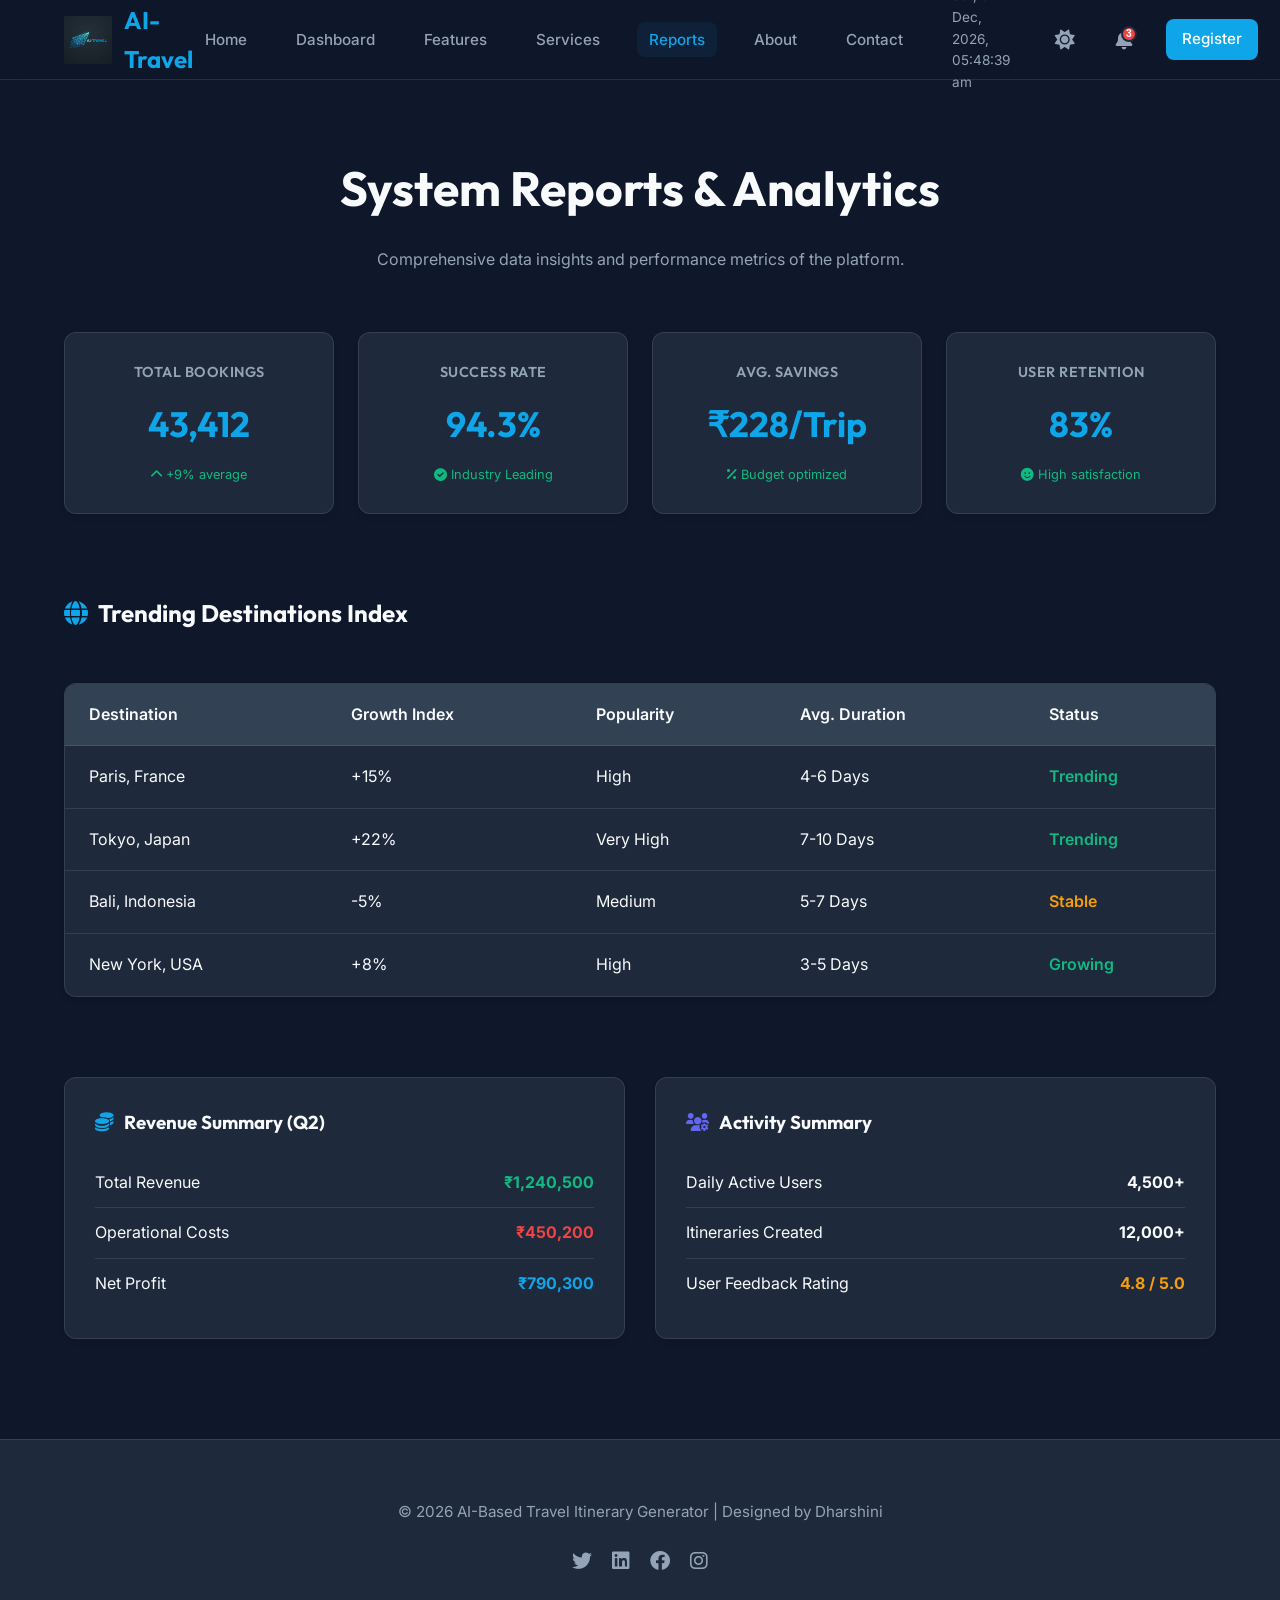
<file: reports.html>
<!DOCTYPE html>
<html lang="en">
<head>
    <meta charset="UTF-8">
    <meta name="viewport" content="width=device-width, initial-scale=1.0">
    <title>Reports & Analytics | AI-Travel</title>
    <link rel="stylesheet" href="css/style.css">
    <link rel="stylesheet" href="https://cdnjs.cloudflare.com/ajax/libs/font-awesome/6.0.0/css/all.min.css">
    <script src="js/main.js" defer></script>
</head>
<body>
    <header>
        <nav>
            <a href="index.html" class="logo">
                <img src="images/logo.png" alt="Logo">
                <span class="logo-text">AI-Travel</span>
            </a>
            
            <button class="menu-toggle" id="menu-toggle" aria-label="Toggle Menu">
                <i class="fas fa-bars"></i>
            </button>
            
            <ul class="nav-links">
                <li><a href="index.html">Home</a></li>
                <li><a href="dashboard.html">Dashboard</a></li>
                <li><a href="features.html">Features</a></li>
                <li><a href="services.html">Services</a></li>
                <li><a href="reports.html" class="active">Reports</a></li>
                <li><a href="about.html">About</a></li>
                <li><a href="contact.html">Contact</a></li>
                
                <!-- Live Clock Display -->
                <li style="color: var(--text-muted); font-size: 0.85rem; padding: 8px 12px; display: flex; align-items: center;" id="datetime-display"></li>
                
                <!-- Theme Switcher -->
                <li>
                    <button class="theme-switch-btn" id="theme-toggle" title="Switch Theme">
                        <i class="fas fa-sun"></i>
                    </button>
                </li>
                
                <!-- Notification Bell -->
                <li class="notification-container">
                    <button class="nav-notification-bell" id="notification-bell" title="Notifications">
                        <i class="fas fa-bell"></i>
                        <span class="nav-notification-badge">3</span>
                    </button>
                    <div class="notification-panel" id="notification-panel">
                        <div class="notification-header">
                            <h4>Notifications</h4>
                            <span style="font-size: 0.75rem; color: var(--primary); cursor: pointer;">Mark all read</span>
                        </div>
                        <ul class="notification-list">
                            <li>
                                <p><strong>New Feature!</strong> AI route planning now optimized.</p>
                                <span>2 hours ago</span>
                            </li>
                            <li>
                                <p><strong>Weather Alert</strong> Rain forecast in Kyoto itinerary.</p>
                                <span>5 hours ago</span>
                            </li>
                            <li>
                                <p><strong>System Update</strong> Q2 reports are now accessible.</p>
                                <span>1 day ago</span>
                            </li>
                        </ul>
                    </div>
                </li>
                
                <li><a href="register.html" class="btn btn-primary" style="color: white; padding: 8px 16px;">Register</a></li>
            </ul>
        </nav>
    </header>

    <main class="container" style="padding-top: 150px; padding-bottom: 100px;">
        <div style="text-align: center; margin-bottom: 60px;" class="fade-in">
            <h1 style="font-size: 3rem; margin-bottom: 20px;">System Reports & Analytics</h1>
            <p style="color: var(--text-muted); max-width: 700px; margin: 0 auto;">Comprehensive data insights and performance metrics of the platform.</p>
        </div>

        <!-- Travel Statistics with JS Animated counter -->
        <div class="stat-grid fade-in delay-1">
            <div class="stat-card">
                <h3>Total Bookings</h3>
                <p class="value"><span class="animate-counter" data-target="45678">0</span></p>
                <p style="font-size: 0.8rem; color: var(--success);"><i class="fas fa-chevron-up"></i> +9% average</p>
            </div>
            <div class="stat-card">
                <h3>Success Rate</h3>
                <p class="value"><span class="animate-counter" data-target="99.2" data-float="true" data-suffix="%">0</span></p>
                <p style="font-size: 0.8rem; color: var(--success);"><i class="fas fa-check-circle"></i> Industry Leading</p>
            </div>
            <div class="stat-card">
                <h3>Avg. Savings</h3>
                <p class="value">₹<span class="animate-counter" data-target="240">0</span>/Trip</p>
                <p style="font-size: 0.8rem; color: var(--success);"><i class="fas fa-percent"></i> Budget optimized</p>
            </div>
            <div class="stat-card">
                <h3>User Retention</h3>
                <p class="value"><span class="animate-counter" data-target="88" data-suffix="%">0</span></p>
                <p style="font-size: 0.8rem; color: var(--success);"><i class="fas fa-smile"></i> High satisfaction</p>
            </div>
        </div>

        <!-- Destination Analytics Table Section -->
        <section class="slide-in-up delay-2" style="padding: 40px 0;">
            <h2 style="margin-bottom: 20px; display: inline-flex; align-items: center; gap: 10px;">
                <i class="fas fa-globe" style="color: var(--primary);"></i> Trending Destinations Index
            </h2>
            <div class="table-container">
                <table>
                    <thead>
                        <tr>
                            <th>Destination</th>
                            <th>Growth Index</th>
                            <th>Popularity</th>
                            <th>Avg. Duration</th>
                            <th>Status</th>
                        </tr>
                    </thead>
                    <tbody>
                        <tr>
                            <td>Paris, France</td>
                            <td>+15%</td>
                            <td>High</td>
                            <td>4-6 Days</td>
                            <td><span style="color: var(--success); font-weight: 600;">Trending</span></td>
                        </tr>
                        <tr>
                            <td>Tokyo, Japan</td>
                            <td>+22%</td>
                            <td>Very High</td>
                            <td>7-10 Days</td>
                            <td><span style="color: var(--success); font-weight: 600;">Trending</span></td>
                        </tr>
                        <tr>
                            <td>Bali, Indonesia</td>
                            <td>-5%</td>
                            <td>Medium</td>
                            <td>5-7 Days</td>
                            <td><span style="color: var(--warning); font-weight: 600;">Stable</span></td>
                        </tr>
                        <tr>
                            <td>New York, USA</td>
                            <td>+8%</td>
                            <td>High</td>
                            <td>3-5 Days</td>
                            <td><span style="color: var(--success); font-weight: 600;">Growing</span></td>
                        </tr>
                    </tbody>
                </table>
            </div>
        </section>

        <!-- Revenue & Booking Reports -->
        <div class="card-grid slide-in-up delay-3" style="margin-top: 40px;">
            <div class="card">
                <h3 style="display: flex; align-items: center; gap: 10px;"><i class="fas fa-coins" style="color: var(--primary);"></i> Revenue Summary (Q2)</h3>
                <div style="margin-top: 20px;">
                    <div style="display: flex; justify-content: space-between; padding: 12px 0; border-bottom: 1px solid var(--border-color);">
                        <span>Total Revenue</span>
                        <strong style="color: var(--success);">₹1,240,500</strong>
                    </div>
                    <div style="display: flex; justify-content: space-between; padding: 12px 0; border-bottom: 1px solid var(--border-color);">
                        <span>Operational Costs</span>
                        <strong style="color: var(--error);">₹450,200</strong>
                    </div>
                    <div style="display: flex; justify-content: space-between; padding: 12px 0;">
                        <span>Net Profit</span>
                        <strong style="color: var(--primary);">₹790,300</strong>
                    </div>
                </div>
            </div>

            <div class="card">
                <h3 style="display: flex; align-items: center; gap: 10px;"><i class="fas fa-users-cog" style="color: var(--secondary);"></i> Activity Summary</h3>
                <div style="margin-top: 20px;">
                    <div style="display: flex; justify-content: space-between; padding: 12px 0; border-bottom: 1px solid var(--border-color);">
                        <span>Daily Active Users</span>
                        <strong>4,500+</strong>
                    </div>
                    <div style="display: flex; justify-content: space-between; padding: 12px 0; border-bottom: 1px solid var(--border-color);">
                        <span>Itineraries Created</span>
                        <strong>12,000+</strong>
                    </div>
                    <div style="display: flex; justify-content: space-between; padding: 12px 0;">
                        <span>User Feedback Rating</span>
                        <strong style="color: var(--warning);">4.8 / 5.0</strong>
                    </div>
                </div>
            </div>
        </div>
    </main>

    <!-- Scroll to Top Button -->
    <button class="scroll-top-btn" id="scroll-top-btn" title="Back to Top">
        <i class="fas fa-arrow-up"></i>
    </button>

    <footer>
        <div class="container footer-content">
            <p>&copy; 2026 AI-Based Travel Itinerary Generator | Designed by Dharshini</p>
            <div class="footer-social-links">
                <a href="#" aria-label="Twitter"><i class="fab fa-twitter"></i></a>
                <a href="#" aria-label="LinkedIn"><i class="fab fa-linkedin"></i></a>
                <a href="#" aria-label="Facebook"><i class="fab fa-facebook"></i></a>
                <a href="#" aria-label="Instagram"><i class="fab fa-instagram"></i></a>
            </div>
        </div>
    </footer>
</body>
</html>
</file>
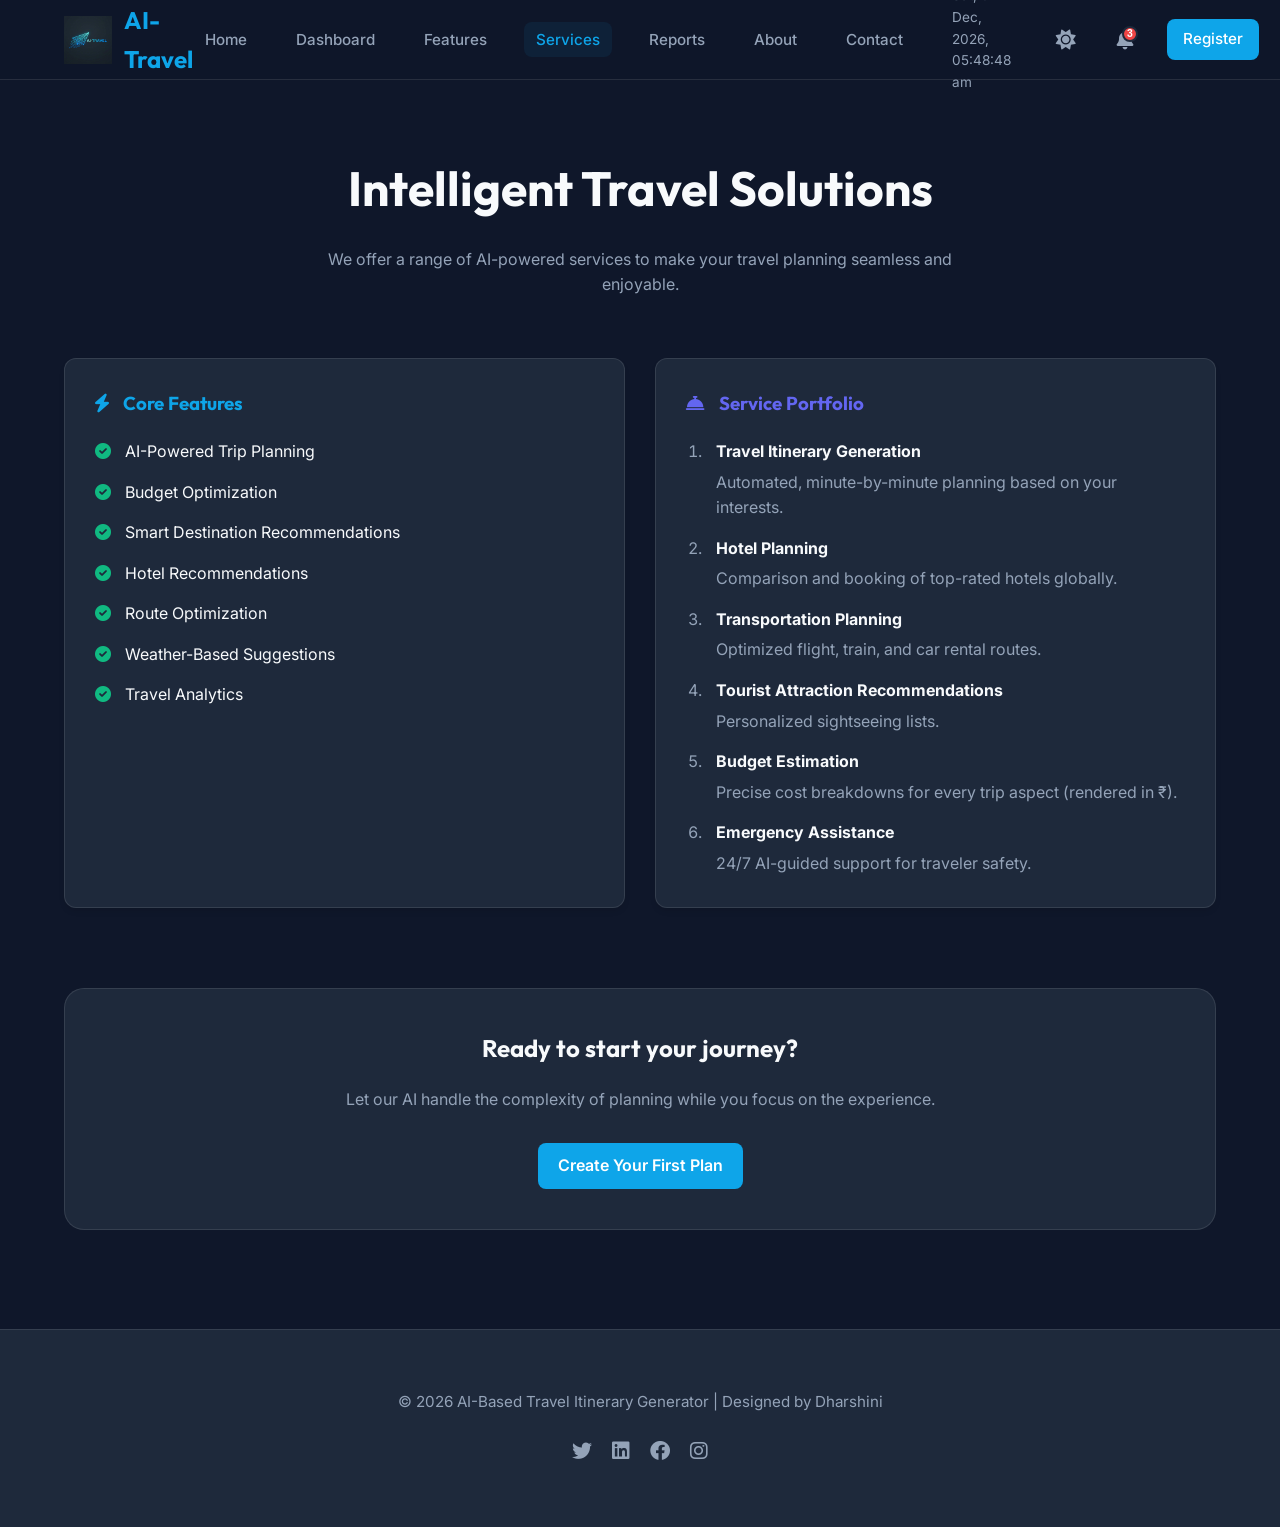
<file: services.html>
<!DOCTYPE html>
<html lang="en">
<head>
    <meta charset="UTF-8">
    <meta name="viewport" content="width=device-width, initial-scale=1.0">
    <title>Our Services | AI-Travel</title>
    <link rel="stylesheet" href="css/style.css">
    <link rel="stylesheet" href="https://cdnjs.cloudflare.com/ajax/libs/font-awesome/6.0.0/css/all.min.css">
    <script src="js/main.js" defer></script>
</head>
<body>
    <header>
        <nav>
            <a href="index.html" class="logo">
                <img src="images/logo.png" alt="Logo">
                <span class="logo-text">AI-Travel</span>
            </a>
            
            <button class="menu-toggle" id="menu-toggle" aria-label="Toggle Menu">
                <i class="fas fa-bars"></i>
            </button>
            
            <ul class="nav-links">
                <li><a href="index.html">Home</a></li>
                <li><a href="dashboard.html">Dashboard</a></li>
                <li><a href="features.html">Features</a></li>
                <li><a href="services.html" class="active">Services</a></li>
                <li><a href="reports.html">Reports</a></li>
                <li><a href="about.html">About</a></li>
                <li><a href="contact.html">Contact</a></li>
                
                <!-- Live Clock Display -->
                <li style="color: var(--text-muted); font-size: 0.85rem; padding: 8px 12px; display: flex; align-items: center;" id="datetime-display"></li>
                
                <!-- Theme Switcher -->
                <li>
                    <button class="theme-switch-btn" id="theme-toggle" title="Switch Theme">
                        <i class="fas fa-sun"></i>
                    </button>
                </li>
                
                <!-- Notification Bell -->
                <li class="notification-container">
                    <button class="nav-notification-bell" id="notification-bell" title="Notifications">
                        <i class="fas fa-bell"></i>
                        <span class="nav-notification-badge">3</span>
                    </button>
                    <div class="notification-panel" id="notification-panel">
                        <div class="notification-header">
                            <h4>Notifications</h4>
                            <span style="font-size: 0.75rem; color: var(--primary); cursor: pointer;">Mark all read</span>
                        </div>
                        <ul class="notification-list">
                            <li>
                                <p><strong>New Feature!</strong> AI route planning now optimized.</p>
                                <span>2 hours ago</span>
                            </li>
                            <li>
                                <p><strong>Weather Alert</strong> Rain forecast in Kyoto itinerary.</p>
                                <span>5 hours ago</span>
                            </li>
                            <li>
                                <p><strong>System Update</strong> Q2 reports are now accessible.</p>
                                <span>1 day ago</span>
                            </li>
                        </ul>
                    </div>
                </li>
                
                <li><a href="register.html" class="btn btn-primary" style="color: white; padding: 8px 16px;">Register</a></li>
            </ul>
        </nav>
    </header>

    <main class="container" style="padding-top: 150px; padding-bottom: 100px;">
        <div style="text-align: center; margin-bottom: 60px;" class="fade-in">
            <h1 style="font-size: 3rem; margin-bottom: 20px;">Intelligent Travel Solutions</h1>
            <p style="color: var(--text-muted); max-width: 700px; margin: 0 auto;">We offer a range of AI-powered services to make your travel planning seamless and enjoyable.</p>
        </div>

        <div class="card-grid">
            <!-- Features using ul -->
            <div class="card slide-in-left">
                <h3 style="color: var(--primary); margin-bottom: 20px;"><i class="fas fa-bolt rotating-icon" style="margin-right: 10px;"></i> Core Features</h3>
                <ul style="list-style: none;">
                    <li style="margin-bottom: 15px;"><i class="fas fa-check-circle" style="color: var(--success); margin-right: 10px;"></i> AI-Powered Trip Planning</li>
                    <li style="margin-bottom: 15px;"><i class="fas fa-check-circle" style="color: var(--success); margin-right: 10px;"></i> Budget Optimization</li>
                    <li style="margin-bottom: 15px;"><i class="fas fa-check-circle" style="color: var(--success); margin-right: 10px;"></i> Smart Destination Recommendations</li>
                    <li style="margin-bottom: 15px;"><i class="fas fa-check-circle" style="color: var(--success); margin-right: 10px;"></i> Hotel Recommendations</li>
                    <li style="margin-bottom: 15px;"><i class="fas fa-check-circle" style="color: var(--success); margin-right: 10px;"></i> Route Optimization</li>
                    <li style="margin-bottom: 15px;"><i class="fas fa-check-circle" style="color: var(--success); margin-right: 10px;"></i> Weather-Based Suggestions</li>
                    <li><i class="fas fa-check-circle" style="color: var(--success); margin-right: 10px;"></i> Travel Analytics</li>
                </ul>
            </div>

            <!-- Services using ol -->
            <div class="card slide-in-up">
                <h3 style="color: var(--secondary); margin-bottom: 20px;"><i class="fas fa-concierge-bell" style="margin-right: 10px;"></i> Service Portfolio</h3>
                <ol style="padding-left: 20px; color: var(--text-muted);">
                    <li style="margin-bottom: 15px; padding-left: 10px;"><strong style="color: var(--text-main); display: block; margin-bottom: 5px;">Travel Itinerary Generation</strong> Automated, minute-by-minute planning based on your interests.</li>
                    <li style="margin-bottom: 15px; padding-left: 10px;"><strong style="color: var(--text-main); display: block; margin-bottom: 5px;">Hotel Planning</strong> Comparison and booking of top-rated hotels globally.</li>
                    <li style="margin-bottom: 15px; padding-left: 10px;"><strong style="color: var(--text-main); display: block; margin-bottom: 5px;">Transportation Planning</strong> Optimized flight, train, and car rental routes.</li>
                    <li style="margin-bottom: 15px; padding-left: 10px;"><strong style="color: var(--text-main); display: block; margin-bottom: 5px;">Tourist Attraction Recommendations</strong> Personalized sightseeing lists.</li>
                    <li style="margin-bottom: 15px; padding-left: 10px;"><strong style="color: var(--text-main); display: block; margin-bottom: 5px;">Budget Estimation</strong> Precise cost breakdowns for every trip aspect (rendered in ₹).</li>
                    <li style="padding-left: 10px;"><strong style="color: var(--text-main); display: block; margin-bottom: 5px;">Emergency Assistance</strong> 24/7 AI-guided support for traveler safety.</li>
                </ol>
            </div>
        </div>

        <div class="zoom-in delay-2" style="margin-top: 80px; text-align: center; padding: 40px; background: var(--surface); border-radius: var(--radius-lg); border: 1px solid var(--border-color);">
            <h2 style="margin-bottom: 20px;">Ready to start your journey?</h2>
            <p style="color: var(--text-muted); margin-bottom: 30px;">Let our AI handle the complexity of planning while you focus on the experience.</p>
            <a href="register.html" class="btn btn-primary btn-bounce">Create Your First Plan</a>
        </div>
    </main>

    <!-- Scroll to Top Button -->
    <button class="scroll-top-btn" id="scroll-top-btn" title="Back to Top">
        <i class="fas fa-arrow-up"></i>
    </button>

    <footer>
        <div class="container footer-content">
            <p>&copy; 2026 AI-Based Travel Itinerary Generator | Designed by Dharshini</p>
            <div class="footer-social-links">
                <a href="#" aria-label="Twitter"><i class="fab fa-twitter"></i></a>
                <a href="#" aria-label="LinkedIn"><i class="fab fa-linkedin"></i></a>
                <a href="#" aria-label="Facebook"><i class="fab fa-facebook"></i></a>
                <a href="#" aria-label="Instagram"><i class="fab fa-instagram"></i></a>
            </div>
        </div>
    </footer>
</body>
</html>
</file>
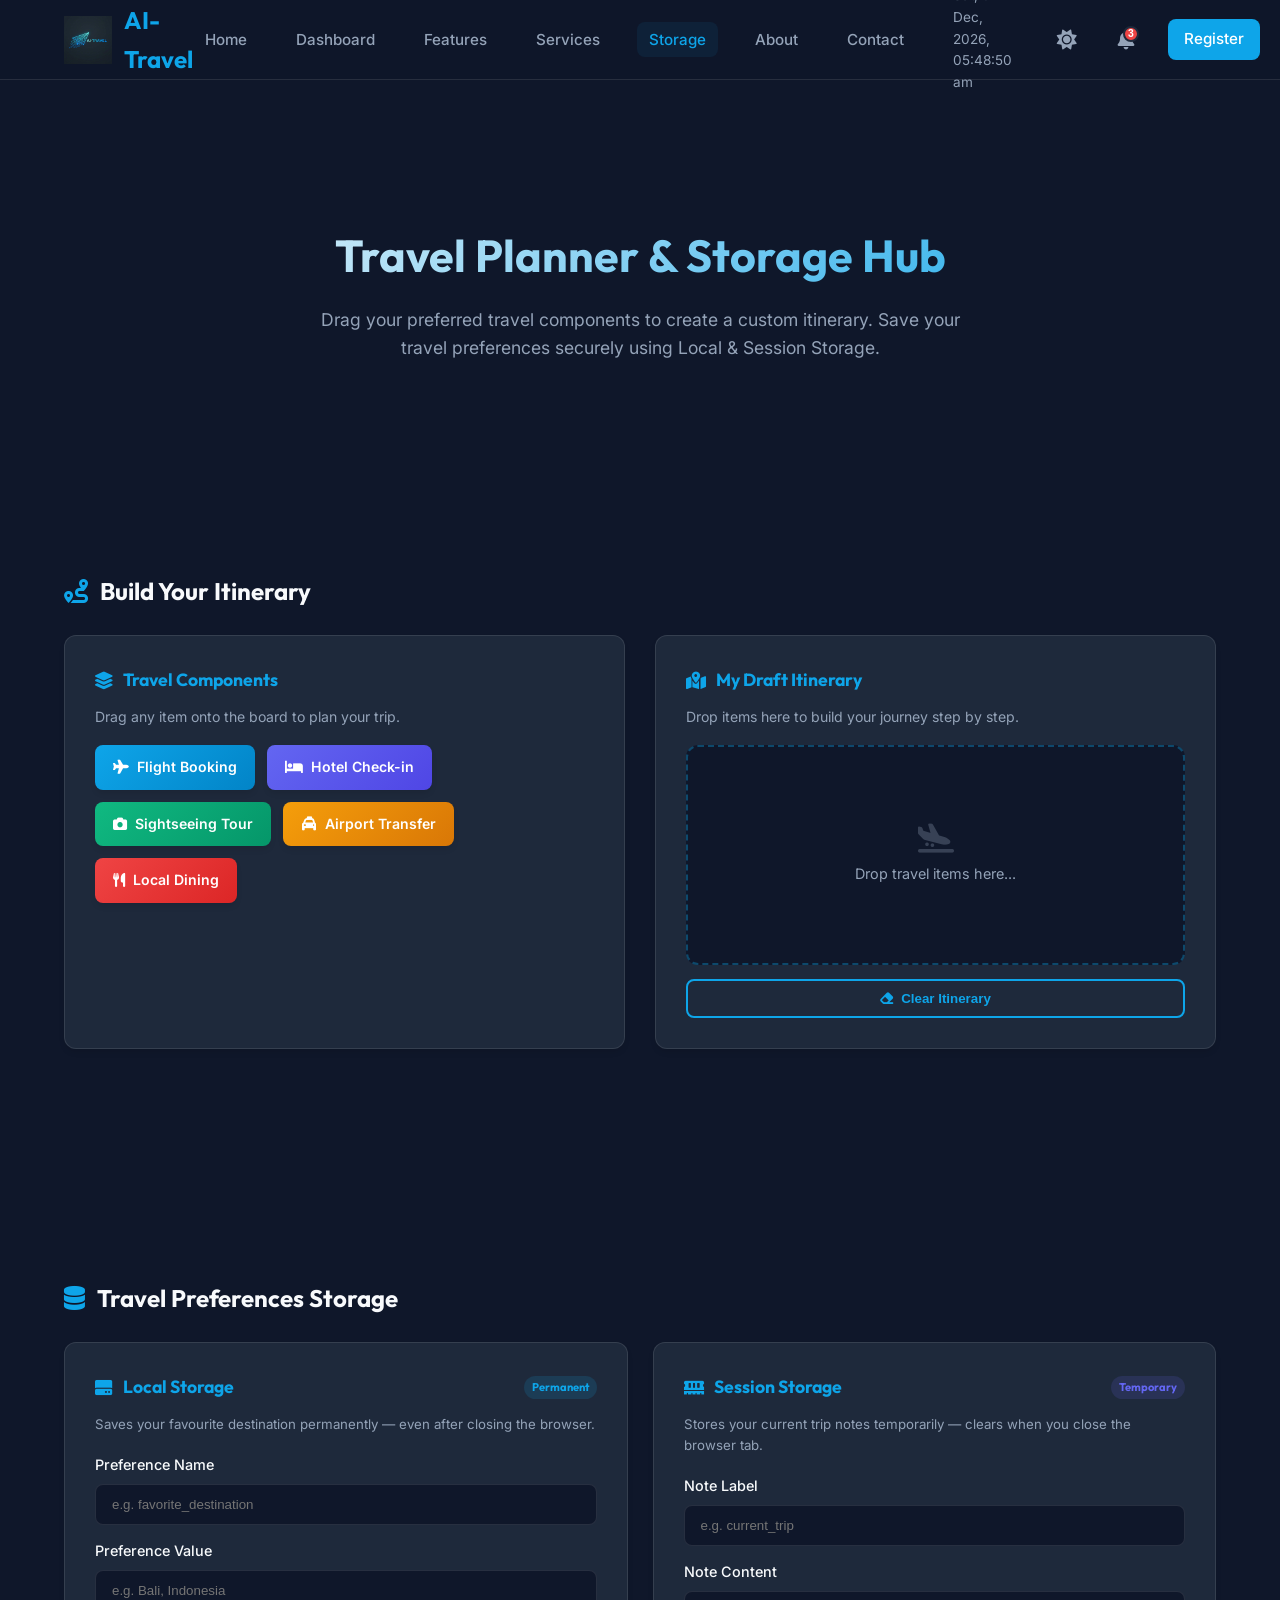
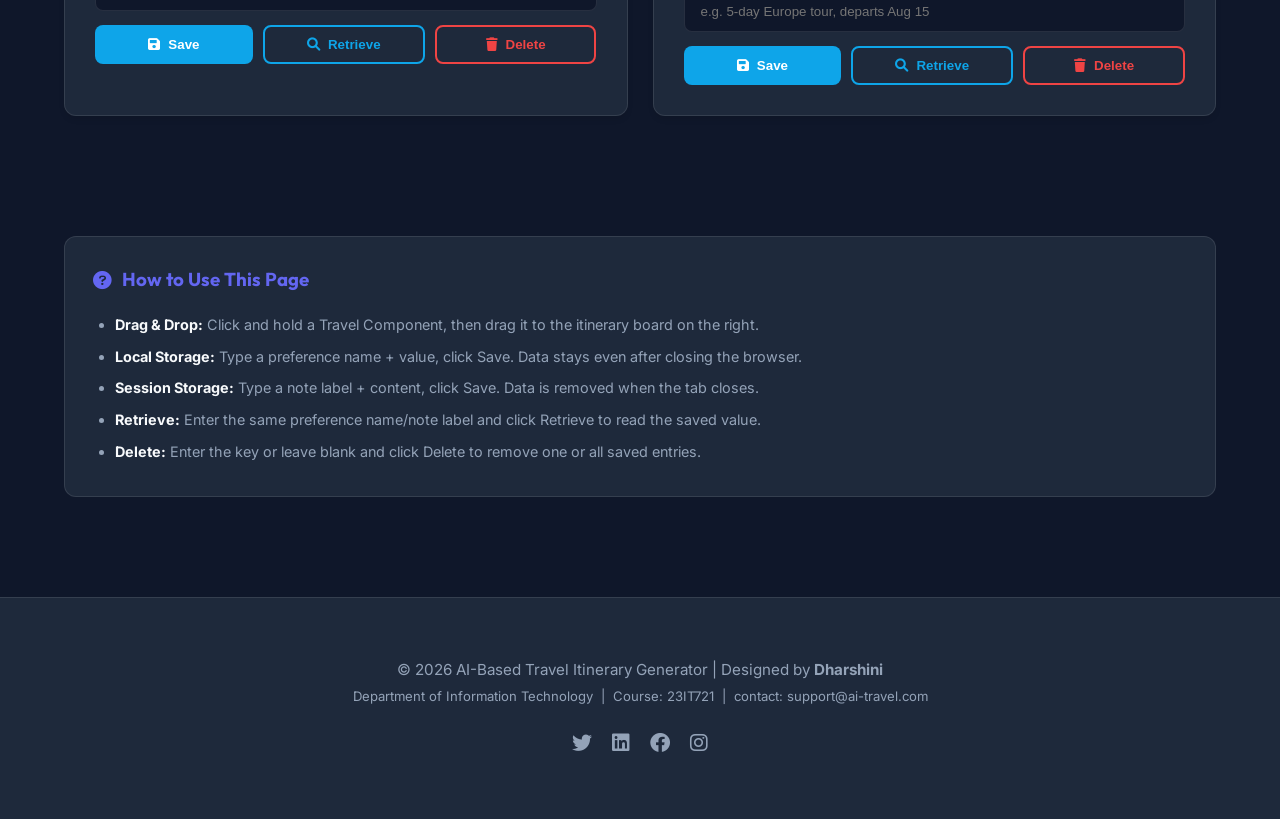
<file: storage.html>
<!DOCTYPE html>
<html lang="en">
<head>
    <!-- Req 14: Standard HTML5 document structure -->
    <meta charset="UTF-8">
    <meta name="viewport" content="width=device-width, initial-scale=1.0">
    <meta name="description" content="AI-Travel - Drag & Drop Itinerary Builder and Web Storage Demo">
    <title>Itinerary Builder | AI-Travel</title>

    <!-- Req 1: Professional Theme (reuses global design system) -->
    <link rel="stylesheet" href="css/style.css">
    <link rel="stylesheet" href="https://cdnjs.cloudflare.com/ajax/libs/font-awesome/6.0.0/css/all.min.css">
    <script src="js/main.js" defer></script>

    <style>
        /* ---- Page-specific overrides ---- */
        .builder-grid {
            display: grid;
            grid-template-columns: 1fr 1fr;
            gap: 30px;
            margin-bottom: 50px;
        }

        @media (max-width: 768px) {
            .builder-grid, .storage-forms { grid-template-columns: 1fr; }
        }

        .builder-panel {
            background: var(--surface);
            border-radius: var(--radius-md);
            padding: 30px;
            border: 1px solid var(--border-color);
            box-shadow: var(--shadow-sm);
            transition: border-color 0.3s;
        }

        .builder-panel:hover { border-color: var(--primary); }

        .builder-panel h3 {
            color: var(--primary);
            margin-bottom: 12px;
            font-size: 1.1rem;
            display: flex;
            align-items: center;
            gap: 10px;
        }

        /* Req 5: Drag Source */
        .drag-items-container {
            display: flex;
            flex-wrap: wrap;
            gap: 12px;
            margin-top: 16px;
        }

        .draggable-item {
            color: white;
            padding: 11px 18px;
            border-radius: var(--radius-sm);
            cursor: grab;
            font-weight: 600;
            font-size: 0.88rem;
            display: flex;
            align-items: center;
            gap: 8px;
            user-select: none;
            transition: transform 0.25s, box-shadow 0.25s, opacity 0.2s;
            box-shadow: var(--shadow-sm);
        }

        .draggable-item.flight   { background: linear-gradient(135deg, #0ea5e9, #0284c7); }
        .draggable-item.hotel    { background: linear-gradient(135deg, #6366f1, #4f46e5); }
        .draggable-item.sight    { background: linear-gradient(135deg, #10b981, #059669); }
        .draggable-item.taxi     { background: linear-gradient(135deg, #f59e0b, #d97706); }
        .draggable-item.food     { background: linear-gradient(135deg, #ef4444, #dc2626); }

        .draggable-item:hover    { transform: translateY(-4px); box-shadow: var(--shadow-md); }
        .draggable-item:active   { cursor: grabbing; opacity: 0.7; }

        /* Req 6: Drop Target */
        .drop-zone {
            min-height: 220px;
            border: 2px dashed rgba(14, 165, 233, 0.35);
            border-radius: var(--radius-md);
            background: var(--input-bg);
            display: flex;
            flex-direction: column;
            gap: 10px;
            padding: 20px;
            transition: border-color 0.3s, background 0.3s;
            margin-top: 16px;
        }

        .drop-zone.drag-over {
            border-color: var(--accent, #22d3ee);
            background: rgba(34, 211, 238, 0.06);
        }

        .empty-placeholder {
            color: var(--text-muted);
            text-align: center;
            margin: auto;
            pointer-events: none;
            display: flex;
            flex-direction: column;
            align-items: center;
            gap: 8px;
            font-size: 0.9rem;
        }

        .empty-placeholder i { font-size: 1.8rem; opacity: 0.3; }

        .dropped-item {
            background: var(--surface-light);
            padding: 10px 15px;
            border-radius: var(--radius-sm);
            border-left: 4px solid var(--primary);
            display: flex;
            align-items: center;
            gap: 10px;
            font-size: 0.9rem;
            animation: popIn 0.25s ease;
        }

        @keyframes popIn {
            from { opacity: 0; transform: scale(0.9); }
            to   { opacity: 1; transform: scale(1); }
        }

        /* Web Storage section */
        .storage-forms {
            display: grid;
            grid-template-columns: 1fr 1fr;
            gap: 25px;
        }

        .storage-input { margin-bottom: 14px; }

        .data-display {
            margin-top: 14px;
            padding: 14px 16px;
            background: rgba(16, 185, 129, 0.08);
            border-left: 3px solid var(--success);
            border-radius: var(--radius-sm);
            font-size: 0.88rem;
            display: none;
            line-height: 1.7;
        }

        .data-display.active { display: block; }

        /* intro hero strip */
        .page-intro {
            text-align: center;
            margin-bottom: 50px;
        }

        .page-intro h1 {
            font-size: 2.8rem;
            background: linear-gradient(135deg, var(--text-main), var(--primary));
            -webkit-background-clip: text;
            -webkit-text-fill-color: transparent;
        }

        .section-heading {
            font-size: 1.5rem;
            margin-bottom: 25px;
            display: flex;
            align-items: center;
            gap: 12px;
        }

        .section-heading i { color: var(--primary); }
    </style>
</head>

<!-- Req 13: Semantic HTML5 body -->
<body>

    <!-- Req 2 & 13: <header> containing application title and logo -->
    <header>
        <nav>
            <!-- Logo -->
            <a href="index.html" class="logo">
                <img src="images/logo.png" alt="AI-Travel Logo">
                <span class="logo-text">AI-Travel</span>
            </a>

            <!-- Hamburger for mobile -->
            <button class="menu-toggle" id="menu-toggle" aria-label="Toggle Menu">
                <i class="fas fa-bars"></i>
            </button>

            <!-- Req 3: Navigation Menu — Home, About, Features, Storage, Contact, Help -->
            <ul class="nav-links">
                <li><a href="index.html">Home</a></li>
                <li><a href="dashboard.html">Dashboard</a></li>
                <li><a href="features.html">Features</a></li>
                <li><a href="services.html">Services</a></li>
                <li><a href="storage.html" class="active">Storage</a></li>
                <li><a href="about.html">About</a></li>
                <li><a href="contact.html">Contact</a></li>

                <!-- Live Clock -->
                <li style="color: var(--text-muted); font-size: 0.85rem; padding: 8px 12px; display: flex; align-items: center;" id="datetime-display"></li>

                <!-- Theme Switcher -->
                <li>
                    <button class="theme-switch-btn" id="theme-toggle" title="Switch Theme">
                        <i class="fas fa-sun"></i>
                    </button>
                </li>

                <!-- Notification Bell -->
                <li class="notification-container">
                    <button class="nav-notification-bell" id="notification-bell" title="Notifications">
                        <i class="fas fa-bell"></i>
                        <span class="nav-notification-badge">3</span>
                    </button>
                    <div class="notification-panel" id="notification-panel">
                        <div class="notification-header">
                            <h4>Notifications</h4>
                            <span style="font-size: 0.75rem; color: var(--primary); cursor: pointer;">Mark all read</span>
                        </div>
                        <ul class="notification-list">
                            <li>
                                <p><strong>New Feature!</strong> AI route planning now optimized.</p>
                                <span>2 hours ago</span>
                            </li>
                            <li>
                                <p><strong>Weather Alert</strong> Rain forecast in Kyoto itinerary.</p>
                                <span>5 hours ago</span>
                            </li>
                            <li>
                                <p><strong>System Update</strong> Q2 reports are now accessible.</p>
                                <span>1 day ago</span>
                            </li>
                        </ul>
                    </div>
                </li>

                <li><a href="register.html" class="btn btn-primary" style="color: white; padding: 8px 16px;">Register</a></li>
            </ul>
        </nav>
    </header>

    <!-- Req 13: <main> semantic element -->
    <main class="container" style="padding-top: 140px; padding-bottom: 100px;">

        <!-- Req 4: Introduction using <section> and <article> -->
        <section class="page-intro fade-in">
            <article>
                <h1>Travel Planner &amp; Storage Hub</h1>
                <p style="color: var(--text-muted); font-size: 1.1rem; max-width: 640px; margin: 14px auto 0;">
                    Drag your preferred travel components to create a custom itinerary.
                    Save your travel preferences securely using Local &amp; Session Storage.
                </p>
            </article>
        </section>

        <!-- ============================================================
             Req 5 & 6: DRAG & DROP — Source + Target
        ============================================================ -->
        <section class="fade-in">
            <h2 class="section-heading">
                <i class="fas fa-route"></i> Build Your Itinerary
            </h2>

            <div class="builder-grid">

                <!-- Req 5: Drag Source Area -->
                <article class="builder-panel">
                    <h3><i class="fas fa-layer-group"></i> Travel Components</h3>
                    <p style="color: var(--text-muted); font-size: 0.88rem;">
                        Drag any item onto the board to plan your trip.
                    </p>

                    <!-- draggable="true" enables native HTML5 drag -->
                    <div class="drag-items-container">
                        <div class="draggable-item flight" draggable="true" data-content="✈ Flight Booking">
                            <i class="fas fa-plane"></i> Flight Booking
                        </div>
                        <div class="draggable-item hotel" draggable="true" data-content="🏨 Hotel Check-in">
                            <i class="fas fa-bed"></i> Hotel Check-in
                        </div>
                        <div class="draggable-item sight" draggable="true" data-content="📸 Sightseeing Tour">
                            <i class="fas fa-camera"></i> Sightseeing Tour
                        </div>
                        <div class="draggable-item taxi" draggable="true" data-content="🚕 Airport Transfer">
                            <i class="fas fa-taxi"></i> Airport Transfer
                        </div>
                        <div class="draggable-item food" draggable="true" data-content="🍽 Local Dining">
                            <i class="fas fa-utensils"></i> Local Dining
                        </div>
                    </div>
                </article>

                <!-- Req 6: Drop Target Area -->
                <article class="builder-panel">
                    <h3><i class="fas fa-map-marked-alt"></i> My Draft Itinerary</h3>
                    <p style="color: var(--text-muted); font-size: 0.88rem;">
                        Drop items here to build your journey step by step.
                    </p>

                    <!-- Drop zone — dragover and drop events attach here -->
                    <div class="drop-zone" id="itinerary-dropzone">
                        <div class="empty-placeholder" id="dropzone-placeholder">
                            <i class="fas fa-plane-arrival"></i>
                            Drop travel items here...
                        </div>
                    </div>

                    <button class="btn btn-outline" id="clear-board" style="margin-top: 14px; width: 100%;">
                        <i class="fas fa-eraser"></i> Clear Itinerary
                    </button>
                </article>
            </div>
        </section>

        <!-- ============================================================
             Req 8-11: WEB STORAGE — Local + Session
        ============================================================ -->
        <section class="fade-in" style="margin-top: 20px;">
            <h2 class="section-heading">
                <i class="fas fa-database"></i> Travel Preferences Storage
            </h2>

            <div class="storage-forms">

                <!-- Req 8 & 10 & 11: Local Storage -->
                <article class="builder-panel">
                    <h3><i class="fas fa-hdd"></i> Local Storage
                        <span style="font-size: 0.7rem; background: rgba(14,165,233,0.15); color: var(--primary); padding: 3px 8px; border-radius: 20px; margin-left: auto;">Permanent</span>
                    </h3>
                    <p style="color: var(--text-muted); font-size: 0.83rem; margin-bottom: 18px;">
                        Saves your favourite destination permanently — even after closing the browser.
                    </p>

                    <div class="storage-input">
                        <label for="ls-key">Preference Name</label>
                        <input type="text" id="ls-key" placeholder="e.g. favorite_destination">
                    </div>
                    <div class="storage-input">
                        <label for="ls-value">Preference Value</label>
                        <input type="text" id="ls-value" placeholder="e.g. Bali, Indonesia">
                    </div>

                    <div style="display: flex; gap: 10px; flex-wrap: wrap;">
                        <button class="btn btn-primary" id="btn-ls-save" style="flex:1;">
                            <i class="fas fa-save"></i> Save
                        </button>
                        <button class="btn btn-outline" id="btn-ls-get" style="flex:1;">
                            <i class="fas fa-search"></i> Retrieve
                        </button>
                        <button class="btn btn-outline" id="btn-ls-clear"
                            style="flex:1; border-color: var(--error); color: var(--error) !important;">
                            <i class="fas fa-trash"></i> Delete
                        </button>
                    </div>

                    <div class="data-display" id="ls-display"></div>
                </article>

                <!-- Req 9 & 10 & 11: Session Storage -->
                <article class="builder-panel">
                    <h3><i class="fas fa-memory"></i> Session Storage
                        <span style="font-size: 0.7rem; background: rgba(99,102,241,0.15); color: var(--secondary); padding: 3px 8px; border-radius: 20px; margin-left: auto;">Temporary</span>
                    </h3>
                    <p style="color: var(--text-muted); font-size: 0.83rem; margin-bottom: 18px;">
                        Stores your current trip notes temporarily — clears when you close the browser tab.
                    </p>

                    <div class="storage-input">
                        <label for="ss-key">Note Label</label>
                        <input type="text" id="ss-key" placeholder="e.g. current_trip">
                    </div>
                    <div class="storage-input">
                        <label for="ss-value">Note Content</label>
                        <input type="text" id="ss-value" placeholder="e.g. 5-day Europe tour, departs Aug 15">
                    </div>

                    <div style="display: flex; gap: 10px; flex-wrap: wrap;">
                        <button class="btn btn-primary" id="btn-ss-save" style="flex:1;">
                            <i class="fas fa-save"></i> Save
                        </button>
                        <button class="btn btn-outline" id="btn-ss-get" style="flex:1;">
                            <i class="fas fa-search"></i> Retrieve
                        </button>
                        <button class="btn btn-outline" id="btn-ss-clear"
                            style="flex:1; border-color: var(--error); color: var(--error) !important;">
                            <i class="fas fa-trash"></i> Delete
                        </button>
                    </div>

                    <div class="data-display" id="ss-display"></div>
                </article>

            </div>
        </section>

        <!-- Req 13: <aside> semantic element — Help Guide -->
        <aside style="margin-top: 40px; background: var(--surface); border: 1px solid var(--border-color); border-radius: var(--radius-md); padding: 28px;" aria-label="How to use this page">
            <h3 style="color: var(--secondary); margin-bottom: 14px; display: flex; align-items: center; gap: 10px;">
                <i class="fas fa-question-circle"></i> How to Use This Page
            </h3>
            <ul style="padding-left: 22px; color: var(--text-muted); line-height: 2.2; font-size: 0.9rem;">
                <li><strong style="color: var(--text-main);">Drag &amp; Drop:</strong> Click and hold a Travel Component, then drag it to the itinerary board on the right.</li>
                <li><strong style="color: var(--text-main);">Local Storage:</strong> Type a preference name + value, click Save. Data stays even after closing the browser.</li>
                <li><strong style="color: var(--text-main);">Session Storage:</strong> Type a note label + content, click Save. Data is removed when the tab closes.</li>
                <li><strong style="color: var(--text-main);">Retrieve:</strong> Enter the same preference name/note label and click Retrieve to read the saved value.</li>
                <li><strong style="color: var(--text-main);">Delete:</strong> Enter the key or leave blank and click Delete to remove one or all saved entries.</li>
            </ul>
        </aside>
    </main>

    <!-- Scroll to Top -->
    <button class="scroll-top-btn" id="scroll-top-btn" title="Back to Top">
        <i class="fas fa-arrow-up"></i>
    </button>

    <!-- Req 12 & 13: <footer> with copyright, student name, institution, contact -->
    <footer>
        <div class="container footer-content">
            <p>&copy; 2026 AI-Based Travel Itinerary Generator | Designed by <strong>Dharshini</strong></p>
            <p style="font-size: 0.82rem; color: var(--text-muted); margin-top: 4px;">
                Department of Information Technology &nbsp;|&nbsp; Course: 23IT721 &nbsp;|&nbsp; contact: support@ai-travel.com
            </p>
            <div class="footer-social-links">
                <a href="#" aria-label="Twitter"><i class="fab fa-twitter"></i></a>
                <a href="#" aria-label="LinkedIn"><i class="fab fa-linkedin"></i></a>
                <a href="#" aria-label="Facebook"><i class="fab fa-facebook"></i></a>
                <a href="#" aria-label="Instagram"><i class="fab fa-instagram"></i></a>
            </div>
        </div>
    </footer>

    <!-- Req 7: dragstart, dragover, drop events + Storage logic -->
    <script>
        document.addEventListener('DOMContentLoaded', () => {

            // ---- DRAG & DROP ----
            const draggables = document.querySelectorAll('.draggable-item');
            const dropZone = document.getElementById('itinerary-dropzone');
            const placeholder = document.getElementById('dropzone-placeholder');
            const clearBoardBtn = document.getElementById('clear-board');

            // dragstart event
            draggables.forEach(item => {
                item.addEventListener('dragstart', (e) => {
                    e.dataTransfer.setData('text/plain', e.target.getAttribute('data-content'));
                    setTimeout(() => { e.target.style.opacity = '0.5'; }, 0);
                });
                item.addEventListener('dragend', (e) => {
                    e.target.style.opacity = '1';
                });
            });

            // dragover event — must preventDefault to allow drop
            dropZone.addEventListener('dragover', (e) => {
                e.preventDefault();
                dropZone.classList.add('drag-over');
            });

            dropZone.addEventListener('dragleave', () => {
                dropZone.classList.remove('drag-over');
            });

            // drop event
            dropZone.addEventListener('drop', (e) => {
                e.preventDefault();
                dropZone.classList.remove('drag-over');
                const data = e.dataTransfer.getData('text/plain');
                if (data) {
                    if (placeholder) placeholder.style.display = 'none';
                    const card = document.createElement('div');
                    card.classList.add('dropped-item');
                    card.innerHTML = `<i class="fas fa-check-circle" style="color: var(--success)"></i> ${data}`;
                    dropZone.appendChild(card);
                }
            });

            clearBoardBtn.addEventListener('click', () => {
                dropZone.querySelectorAll('.dropped-item').forEach(el => el.remove());
                if (placeholder) placeholder.style.display = 'flex';
            });

            // ---- WEB STORAGE ----
            function showResult(el, msg, success) {
                el.innerHTML = msg;
                el.style.borderLeftColor = success ? 'var(--success)' : 'var(--warning)';
                el.classList.add('active');
            }

            // Local Storage
            const lsKey = document.getElementById('ls-key');
            const lsVal = document.getElementById('ls-value');
            const lsDisplay = document.getElementById('ls-display');

            document.getElementById('btn-ls-save').addEventListener('click', () => {
                if (lsKey.value.trim() && lsVal.value.trim()) {
                    localStorage.setItem(lsKey.value.trim(), lsVal.value.trim());
                    showResult(lsDisplay, `<i class="fas fa-check-circle" style="color:var(--success)"></i> Saved <strong>${lsKey.value}</strong> → "${lsVal.value}" to LocalStorage!`, true);
                    lsVal.value = '';
                }
            });

            document.getElementById('btn-ls-get').addEventListener('click', () => {
                const key = lsKey.value.trim();
                if (key) {
                    const data = localStorage.getItem(key);
                    if (data !== null) {
                        showResult(lsDisplay, `<i class="fas fa-map-marker-alt" style="color:var(--primary)"></i> <strong>${key}</strong>: ${data}`, true);
                    } else {
                        showResult(lsDisplay, `<em>No data found for "<strong>${key}</strong>"</em>`, false);
                    }
                }
            });

            document.getElementById('btn-ls-clear').addEventListener('click', () => {
                const key = lsKey.value.trim();
                if (key) {
                    localStorage.removeItem(key);
                    showResult(lsDisplay, `<i class="fas fa-trash" style="color:var(--error)"></i> Entry "<strong>${key}</strong>" deleted from LocalStorage.`, false);
                } else {
                    localStorage.clear();
                    showResult(lsDisplay, `<i class="fas fa-trash" style="color:var(--error)"></i> All LocalStorage entries cleared!`, false);
                }
                lsKey.value = ''; lsVal.value = '';
            });

            // Session Storage
            const ssKey = document.getElementById('ss-key');
            const ssVal = document.getElementById('ss-value');
            const ssDisplay = document.getElementById('ss-display');

            document.getElementById('btn-ss-save').addEventListener('click', () => {
                if (ssKey.value.trim() && ssVal.value.trim()) {
                    sessionStorage.setItem(ssKey.value.trim(), ssVal.value.trim());
                    showResult(ssDisplay, `<i class="fas fa-check-circle" style="color:var(--success)"></i> Saved <strong>${ssKey.value}</strong> → "${ssVal.value}" to SessionStorage!`, true);
                    ssVal.value = '';
                }
            });

            document.getElementById('btn-ss-get').addEventListener('click', () => {
                const key = ssKey.value.trim();
                if (key) {
                    const data = sessionStorage.getItem(key);
                    if (data !== null) {
                        showResult(ssDisplay, `<i class="fas fa-sticky-note" style="color:var(--secondary)"></i> <strong>${key}</strong>: ${data}`, true);
                    } else {
                        showResult(ssDisplay, `<em>No data found for "<strong>${key}</strong>"</em>`, false);
                    }
                }
            });

            document.getElementById('btn-ss-clear').addEventListener('click', () => {
                const key = ssKey.value.trim();
                if (key) {
                    sessionStorage.removeItem(key);
                    showResult(ssDisplay, `<i class="fas fa-trash" style="color:var(--error)"></i> Entry "<strong>${key}</strong>" deleted from SessionStorage.`, false);
                } else {
                    sessionStorage.clear();
                    showResult(ssDisplay, `<i class="fas fa-trash" style="color:var(--error)"></i> All SessionStorage entries cleared!`, false);
                }
                ssKey.value = ''; ssVal.value = '';
            });
        });
    </script>

</body>
</html>
</file>
<file: css/style.css>
/* 
    AI-Based Travel Itinerary Generator
    Professional Design System (Enhanced CSS)
*/

@import url('https://fonts.googleapis.com/css2?family=Inter:wght@300;400;500;600;700&family=Outfit:wght@400;600;700&display=swap');

:root {
    /* Dark Mode Defaults */
    --primary: #0ea5e9;
    --primary-dark: #0284c7;
    --secondary: #6366f1;
    --accent: #22d3ee;
    --background: #0f172a;
    --surface: #1e293b;
    --surface-light: #334155;
    --text-main: #f8fafc;
    --text-muted: #94a3b8;
    --success: #10b981;
    --warning: #f59e0b;
    --error: #ef4444;
    --border-color: rgba(255, 255, 255, 0.1);
    --input-bg: #0f172a;
    
    /* Spacing & Borders */
    --radius-sm: 8px;
    --radius-md: 12px;
    --radius-lg: 20px;
    --shadow-sm: 0 4px 6px -1px rgb(0 0 0 / 0.1);
    --shadow-md: 0 10px 15px -3px rgb(0 0 0 / 0.1);
    --shadow-lg: 0 20px 25px -5px rgb(0 0 0 / 0.1);
    
    /* Layout */
    --nav-height: 80px;
    --sidebar-width: 260px;
}

body.light-theme {
    /* Light Mode Overrides */
    --background: #f8fafc;
    --surface: #ffffff;
    --surface-light: #f1f5f9;
    --text-main: #0f172a;
    --text-muted: #64748b;
    --border-color: rgba(15, 23, 42, 0.08);
    --input-bg: #ffffff;
    --shadow-sm: 0 2px 4px rgba(0,0,0,0.05);
    --shadow-md: 0 10px 15px -3px rgba(15, 23, 42, 0.05);
    --shadow-lg: 0 20px 25px -5px rgba(15, 23, 42, 0.1);
}

* {
    margin: 0;
    padding: 0;
    box-sizing: border-box;
    scroll-behavior: smooth;
}

body {
    font-family: 'Inter', sans-serif;
    background-color: var(--background);
    color: var(--text-main);
    line-height: 1.6;
    overflow-x: hidden;
    transition: background-color 0.4s ease, color 0.4s ease;
}

h1, h2, h3, h4, .logo-text {
    font-family: 'Outfit', sans-serif;
    font-weight: 700;
    transition: color 0.4s ease;
}

a {
    text-decoration: none;
    color: inherit;
    transition: all 0.3s ease;
}

/* --- Layout Components --- */

.container {
    width: 90%;
    max-width: 1200px;
    margin: 0 auto;
}

header {
    height: var(--nav-height);
    background: rgba(15, 23, 42, 0.9);
    backdrop-filter: blur(12px);
    border-bottom: 1px solid var(--border-color);
    position: fixed;
    top: 0;
    width: 100%;
    z-index: 1000;
    transition: background 0.4s, border-color 0.4s;
}

body.light-theme header {
    background: rgba(248, 250, 252, 0.9);
}

nav {
    height: 100%;
    display: flex;
    align-items: center;
    justify-content: space-between;
    padding: 0 5%;
    position: relative;
}

.logo {
    display: flex;
    align-items: center;
    gap: 12px;
    font-size: 1.5rem;
    color: var(--primary);
}

.logo img {
    height: 48px;
    width: 48px;
    object-fit: contain;
}

.nav-links {
    display: flex;
    align-items: center;
    gap: 25px;
    list-style: none;
}

.nav-links a {
    font-weight: 500;
    font-size: 0.95rem;
    color: var(--text-muted);
    padding: 8px 12px;
    border-radius: var(--radius-sm);
    position: relative;
}

.nav-links a:hover, .nav-links a.active {
    color: var(--primary);
    background: rgba(14, 165, 233, 0.08);
}

/* Responsive Hamburger Toggle */
.menu-toggle {
    display: none;
    font-size: 1.5rem;
    color: var(--text-main);
    background: transparent;
    border: none;
    cursor: pointer;
}

/* --- Buttons --- */
.btn {
    padding: 10px 20px;
    border-radius: var(--radius-sm);
    font-weight: 600;
    border: none;
    cursor: pointer;
    display: inline-flex;
    align-items: center;
    justify-content: center;
    gap: 8px;
    transition: transform 0.2s ease, background-color 0.3s ease, box-shadow 0.3s ease;
}

.btn:active {
    transform: scale(0.96);
}

.btn-primary {
    background: var(--primary);
    color: white !important;
}

.btn-primary:hover {
    background: var(--primary-dark);
    box-shadow: 0 0 15px rgba(14, 165, 233, 0.4);
    transform: translateY(-2px);
}

.btn-outline {
    background: transparent;
    border: 2px solid var(--primary);
    color: var(--primary) !important;
}

.btn-outline:hover {
    background: var(--primary);
    color: white !important;
    transform: translateY(-2px);
}

/* --- Theme Switcher Button --- */
.theme-switch-btn {
    background: transparent;
    border: none;
    cursor: pointer;
    font-size: 1.25rem;
    color: var(--text-muted);
    padding: 8px;
    border-radius: 50%;
    transition: color 0.3s, background 0.3s, transform 0.3s;
    display: flex;
    align-items: center;
    justify-content: center;
}

.theme-switch-btn:hover {
    color: var(--warning);
    background: rgba(245, 158, 11, 0.1);
    transform: rotate(45deg);
}

/* --- Scroll-to-Top Button --- */
.scroll-top-btn {
    position: fixed;
    bottom: 30px;
    right: 30px;
    width: 48px;
    height: 48px;
    background: var(--primary);
    color: white;
    border-radius: 50%;
    border: none;
    cursor: pointer;
    display: flex;
    align-items: center;
    justify-content: center;
    font-size: 1.2rem;
    box-shadow: var(--shadow-md);
    opacity: 0;
    visibility: hidden;
    transform: translateY(20px);
    transition: all 0.3s cubic-bezier(0.4, 0, 0.2, 1);
    z-index: 999;
}

.scroll-top-btn.show {
    opacity: 1;
    visibility: visible;
    transform: translateY(0);
}

.scroll-top-btn:hover {
    background: var(--primary-dark);
    transform: translateY(-5px);
    box-shadow: 0 0 15px rgba(14, 165, 233, 0.5);
}

/* --- Notification Panel --- */
.notification-container {
    position: relative;
}

.nav-notification-bell {
    background: transparent;
    border: none;
    cursor: pointer;
    font-size: 1.2rem;
    color: var(--text-muted);
    position: relative;
    padding: 8px;
    border-radius: 50%;
    display: flex;
    align-items: center;
    justify-content: center;
    transition: color 0.3s, background-color 0.3s;
}

.nav-notification-bell:hover {
    color: var(--primary);
    background-color: rgba(14, 165, 233, 0.1);
}

.nav-notification-badge {
    position: absolute;
    top: 4px;
    right: 4px;
    background: var(--error);
    color: white;
    font-size: 0.65rem;
    font-weight: 700;
    min-width: 16px;
    height: 16px;
    border-radius: 50%;
    display: flex;
    align-items: center;
    justify-content: center;
    border: 2px solid var(--surface);
}

.notification-panel {
    position: absolute;
    top: calc(100% + 15px);
    right: 0;
    width: 320px;
    background: var(--surface);
    border: 1px solid var(--border-color);
    border-radius: var(--radius-md);
    box-shadow: var(--shadow-lg);
    opacity: 0;
    visibility: hidden;
    transform: translateY(-10px);
    transition: all 0.3s cubic-bezier(0.4, 0, 0.2, 1);
    z-index: 1000;
    overflow: hidden;
}

.notification-panel.show {
    opacity: 1;
    visibility: visible;
    transform: translateY(0);
}

.notification-header {
    padding: 15px 20px;
    border-bottom: 1px solid var(--border-color);
    display: flex;
    justify-content: space-between;
    align-items: center;
}

.notification-header h4 {
    font-size: 1rem;
    font-weight: 600;
}

.notification-list {
    list-style: none;
    max-height: 250px;
    overflow-y: auto;
}

.notification-list li {
    padding: 12px 20px;
    border-bottom: 1px solid var(--border-color);
    transition: background-color 0.2s;
    cursor: pointer;
}

.notification-list li:hover {
    background-color: var(--surface-light);
}

.notification-list li:last-child {
    border-bottom: none;
}

.notification-list p {
    font-size: 0.85rem;
    color: var(--text-main);
    margin-bottom: 4px;
}

.notification-list span {
    font-size: 0.75rem;
    color: var(--text-muted);
}

/* --- Banner Slider / Carousel --- */
.slider-container {
    position: relative;
    width: 100%;
    height: 100%;
    min-height: 500px;
    border-radius: var(--radius-md);
    overflow: hidden;
    margin-bottom: 40px;
    box-shadow: var(--shadow-md);
}

.slider-wrapper {
    display: flex;
    width: 100%;
    height: 100%;
    transition: transform 0.6s cubic-bezier(0.4, 0, 0.2, 1);
}

.slide {
    min-width: 100%;
    height: 100%;
    position: relative;
    overflow: hidden;
}

.slide img {
    width: 100%;
    height: 100%;
    object-fit: cover;
    min-height: 500px;
    filter: brightness(0.45);
}

.slide-content {
    position: absolute;
    bottom: 50px;
    left: 10%;
    right: 10%;
    color: white;
    z-index: 10;
}

.slide-content h2 {
    font-size: 2.5rem;
    margin-bottom: 10px;
}

.slide-content p {
    font-size: 1.1rem;
    opacity: 0.9;
}

.slider-controls {
    position: absolute;
    top: 50%;
    width: 100%;
    display: flex;
    justify-content: space-between;
    padding: 0 20px;
    transform: translateY(-50%);
    z-index: 20;
}

.slider-btn {
    background: rgba(15, 23, 42, 0.6);
    color: white;
    border: none;
    width: 44px;
    height: 44px;
    border-radius: 50%;
    cursor: pointer;
    display: flex;
    align-items: center;
    justify-content: center;
    font-size: 1.25rem;
    transition: background 0.3s, transform 0.3s;
}

.slider-btn:hover {
    background: var(--primary);
    transform: scale(1.1);
}

.slider-dots {
    position: absolute;
    bottom: 20px;
    left: 50%;
    transform: translateX(-50%);
    display: flex;
    gap: 10px;
    z-index: 20;
}

.slider-dot {
    width: 12px;
    height: 12px;
    border-radius: 50%;
    background: rgba(255, 255, 255, 0.4);
    cursor: pointer;
    transition: background 0.3s, width 0.3s;
}

.slider-dot.active {
    background: var(--primary);
    width: 24px;
    border-radius: 6px;
}

/* --- Sections --- */
section {
    padding: 80px 0;
}

.hero {
    min-height: 100vh;
    background: linear-gradient(rgba(15, 23, 42, 0.8), rgba(15, 23, 42, 0.95)), url('../images/hero-banner.jpg');
    background-size: cover;
    background-position: center;
    display: flex;
    align-items: center;
    text-align: center;
    padding-top: var(--nav-height);
}

body.light-theme .hero {
    background: linear-gradient(rgba(248, 250, 252, 0.85), rgba(248, 250, 252, 0.98)), url('../images/hero-banner.jpg');
    background-size: cover;
    background-position: center;
}

.hero-content h1 {
    font-size: 4rem;
    margin-bottom: 20px;
    background: linear-gradient(135deg, var(--text-main), var(--primary));
    -webkit-background-clip: text;
    -webkit-text-fill-color: transparent;
}

.hero-content p {
    font-size: 1.2rem;
    color: var(--text-muted);
    max-width: 700px;
    margin: 0 auto 40px;
}

/* --- Dashboard Welcome Banner --- */
.welcome-banner-wrapper {
    background: linear-gradient(135deg, rgba(99, 102, 241, 0.15) 0%, rgba(14, 165, 233, 0.15) 100%);
    border: 1px solid var(--border-color);
    border-radius: var(--radius-lg);
    padding: 40px;
    margin-bottom: 40px;
    box-shadow: var(--shadow-sm);
    position: relative;
    overflow: hidden;
}

.welcome-banner-wrapper::before {
    content: '';
    position: absolute;
    top: -50%;
    right: -20%;
    width: 300px;
    height: 300px;
    background: radial-gradient(circle, rgba(14, 165, 233, 0.15) 0%, transparent 60%);
    border-radius: 50%;
}

.welcome-banner-content h1 {
    font-size: 2.25rem;
    margin-bottom: 10px;
    color: var(--primary);
}

.welcome-tagline {
    font-size: 1.2rem;
    color: var(--text-main);
    font-family: 'Outfit', sans-serif;
    font-weight: 600;
    margin-bottom: 12px;
}

.welcome-desc {
    color: var(--text-muted);
    max-width: 800px;
    margin-bottom: 24px;
}

.welcome-vision-mission {
    display: grid;
    grid-template-columns: 1fr 1fr;
    gap: 30px;
    margin-top: 20px;
    border-top: 1px solid var(--border-color);
    padding-top: 20px;
}

.vision-block, .mission-block {
    display: flex;
    flex-direction: column;
    gap: 5px;
}

.vision-block h4, .mission-block h4 {
    font-size: 1rem;
    color: var(--secondary);
    text-transform: uppercase;
    letter-spacing: 1px;
}

.vision-block p, .mission-block p {
    font-size: 0.9rem;
    color: var(--text-muted);
}

/* --- Cards --- */
.card-grid {
    display: grid;
    grid-template-columns: repeat(auto-fit, minmax(300px, 1fr));
    gap: 30px;
}

.card {
    background: var(--surface);
    border-radius: var(--radius-md);
    padding: 30px;
    border: 1px solid var(--border-color);
    box-shadow: var(--shadow-sm);
    transition: transform 0.4s cubic-bezier(0.165, 0.84, 0.44, 1), border-color 0.3s, box-shadow 0.4s;
    position: relative;
    overflow: hidden;
}

.card:hover {
    transform: translateY(-8px) scale(1.02);
    border-color: var(--primary);
    box-shadow: var(--shadow-lg);
}

.destination-card {
    padding: 0;
    display: flex;
    flex-direction: column;
}

.destination-card img {
    width: 100%;
    height: 220px;
    object-fit: cover;
    transition: transform 0.5s ease;
}

.destination-card:hover img {
    transform: scale(1.06);
}

.destination-card .content {
    padding: 24px;
    flex: 1;
}

/* Icons with Rotate / Zoom Transitions */
.card i.feature-icon {
    font-size: 2.25rem;
    color: var(--primary);
    margin-bottom: 20px;
    transition: transform 0.4s cubic-bezier(0.165, 0.84, 0.44, 1);
    display: inline-block;
}

.card:hover i.feature-icon {
    transform: rotate(15deg) scale(1.15);
    color: var(--secondary);
}

/* --- Dashboard Container --- */
.dashboard-container {
    display: flex;
    min-height: 100vh;
    padding-top: var(--nav-height);
    background-color: var(--background);
    transition: background 0.4s;
}

.sidebar {
    width: var(--sidebar-width);
    background: var(--surface);
    border-right: 1px solid var(--border-color);
    padding: 40px 20px;
    position: fixed;
    height: calc(100vh - var(--nav-height));
    transition: all 0.4s ease;
    z-index: 800;
}

.sidebar ul li a {
    display: flex;
    align-items: center;
    padding: 12px 16px;
    border-radius: var(--radius-sm);
    color: var(--text-muted);
    font-weight: 500;
    margin-bottom: 8px;
    transition: all 0.3s;
}

.sidebar ul li a:hover {
    background: var(--surface-light);
    color: var(--primary);
    transform: translateX(5px);
}

.sidebar ul li a.active {
    background: rgba(14, 165, 233, 0.1);
    color: var(--primary);
    font-weight: 600;
}

.main-content {
    margin-left: var(--sidebar-width);
    flex: 1;
    padding: 40px;
    transition: all 0.4s ease;
}

.stat-grid {
    display: grid;
    grid-template-columns: repeat(auto-fit, minmax(220px, 1fr));
    gap: 24px;
    margin-bottom: 40px;
}

.stat-card {
    background: var(--surface);
    padding: 28px 24px;
    border-radius: var(--radius-md);
    border: 1px solid var(--border-color);
    text-align: center;
    box-shadow: var(--shadow-sm);
    transition: transform 0.3s ease, border-color 0.3s, box-shadow 0.3s;
}

.stat-card:hover {
    transform: translateY(-5px);
    border-color: var(--primary);
    box-shadow: var(--shadow-md);
}

.stat-card h3 {
    font-size: 0.9rem;
    font-weight: 600;
    color: var(--text-muted);
    text-transform: uppercase;
    letter-spacing: 0.5px;
}

.stat-card .value {
    font-size: 2.2rem;
    font-weight: 700;
    color: var(--primary);
    margin: 12px 0;
    font-family: 'Outfit', sans-serif;
}

/* --- Tables --- */
.table-container {
    background: var(--surface);
    border-radius: var(--radius-md);
    border: 1px solid var(--border-color);
    overflow-x: auto;
    margin-top: 30px;
    box-shadow: var(--shadow-sm);
}

table {
    width: 100%;
    border-collapse: collapse;
    text-align: left;
}

th, td {
    padding: 18px 24px;
    border-bottom: 1px solid var(--border-color);
    transition: background-color 0.2s ease;
}

tr:last-child td {
    border-bottom: none;
}

th {
    background: var(--surface-light);
    color: var(--text-main);
    font-weight: 600;
}

tbody tr:hover td {
    background: rgba(14, 165, 233, 0.04);
}

/* --- Forms & Validation --- */
form {
    background: var(--surface);
    padding: 40px;
    border-radius: var(--radius-lg);
    border: 1px solid var(--border-color);
    max-width: 600px;
    margin: 0 auto;
    box-shadow: var(--shadow-md);
}

.form-group {
    margin-bottom: 20px;
    position: relative;
}

label {
    display: block;
    margin-bottom: 8px;
    font-weight: 500;
    font-size: 0.9rem;
    color: var(--text-main);
}

input, select, textarea {
    width: 100%;
    padding: 12px 16px;
    background: var(--input-bg);
    border: 1px solid var(--border-color);
    border-radius: var(--radius-sm);
    color: var(--text-main);
    outline: none;
    transition: border-color 0.3s, box-shadow 0.3s;
}

input:focus, select:focus, textarea:focus {
    border-color: var(--primary);
    box-shadow: 0 0 0 3px rgba(14, 165, 233, 0.15);
}

/* Form Validation styles */
.input-error {
    border-color: var(--error) !important;
    background: rgba(239, 68, 68, 0.03);
}

.input-success {
    border-color: var(--success) !important;
    background: rgba(16, 185, 129, 0.03);
}

.error-feedback {
    color: var(--error);
    font-size: 0.8rem;
    margin-top: 6px;
    display: flex;
    align-items: center;
    gap: 5px;
}

.form-reset-btn {
    border: 2px solid var(--text-muted) !important;
    color: var(--text-muted) !important;
    background: transparent !important;
}

.form-reset-btn:hover {
    border-color: var(--error) !important;
    color: white !important;
    background: var(--error) !important;
    box-shadow: 0 0 15px rgba(239, 68, 68, 0.3);
}

/* --- Ticker / Marquee --- */
.ticker-wrap {
    background: var(--surface-light);
    padding: 10px 0;
    overflow: hidden;
    border-top: 1px solid var(--border-color);
    border-bottom: 1px solid var(--border-color);
}

.ticker {
    white-space: nowrap;
    padding-right: 100%;
    display: inline-block;
    color: var(--text-main);
    font-weight: 500;
    font-size: 0.9rem;
    animation: marquee 25s linear infinite;
}

@keyframes marquee {
    0% { transform: translate3d(0, 0, 0); }
    100% { transform: translate3d(-100%, 0, 0); }
}

/* --- Footer --- */
footer {
    padding: 60px 0;
    background: var(--surface);
    text-align: center;
    border-top: 1px solid var(--border-color);
}

.footer-content p {
    color: var(--text-muted);
    font-size: 0.95rem;
}

.footer-social-links {
    display: flex;
    justify-content: center;
    gap: 20px;
    font-size: 1.25rem;
    margin-top: 20px;
}

.footer-social-links a {
    color: var(--text-muted);
}

.footer-social-links a:hover {
    color: var(--primary);
    transform: translateY(-3px);
}

/* --- Animations --- */

/* 1. Fade-In */
.fade-in {
    opacity: 0;
    animation: fadeIn 1.2s cubic-bezier(0.16, 1, 0.3, 1) forwards;
}

@keyframes fadeIn {
    from { opacity: 0; }
    to { opacity: 1; }
}

/* 2. Slide-In Up */
.slide-in-up {
    opacity: 0;
    transform: translateY(40px);
    animation: slideInUp 1s cubic-bezier(0.16, 1, 0.3, 1) forwards;
}

@keyframes slideInUp {
    from {
        opacity: 0;
        transform: translateY(40px);
    }
    to {
        opacity: 1;
        transform: translateY(0);
    }
}

/* 3. Slide-In Left */
.slide-in-left {
    opacity: 0;
    transform: translateX(-40px);
    animation: slideInLeft 1s cubic-bezier(0.16, 1, 0.3, 1) forwards;
}

@keyframes slideInLeft {
    from {
        opacity: 0;
        transform: translateX(-40px);
    }
    to {
        opacity: 1;
        transform: translateX(0);
    }
}

/* 4. Bounce */
.btn-bounce:hover {
    animation: bounce 0.6s ease infinite alternate;
}

@keyframes bounce {
    0% { transform: translateY(0); }
    100% { transform: translateY(-6px); }
}

/* 5. Zoom In */
.zoom-in {
    opacity: 0;
    transform: scale(0.95);
    animation: zoomIn 0.8s cubic-bezier(0.16, 1, 0.3, 1) forwards;
}

@keyframes zoomIn {
    from {
        opacity: 0;
        transform: scale(0.95);
    }
    to {
        opacity: 1;
        transform: scale(1);
    }
}

/* 6. Pulse */
.pulse-anim {
    animation: pulse 2s infinite;
}

@keyframes pulse {
    0% {
        box-shadow: 0 0 0 0 rgba(14, 165, 233, 0.4);
    }
    70% {
        box-shadow: 0 0 0 10px rgba(14, 165, 233, 0);
    }
    100% {
        box-shadow: 0 0 0 0 rgba(14, 165, 233, 0);
    }
}

/* 7. Typing Effect */
.typing-effect {
    overflow: hidden;
    white-space: nowrap;
    border-right: 2px solid var(--primary);
    animation: typing 3s steps(40, end), blink 0.75s step-end infinite;
    margin: 0 auto;
}

@keyframes typing {
    from { width: 0; }
    to { width: 100%; }
}

@keyframes blink {
    from, to { border-color: transparent }
    50% { border-color: var(--primary); }
}

/* 8. Rotating */
.rotating-icon {
    animation: rotateIcon 4s linear infinite;
}

@keyframes rotateIcon {
    from { transform: rotate(0deg); }
    to { transform: rotate(360deg); }
}

/* Progress Bars animation */
.progress-bar-fill {
    width: 0;
    height: 100%;
    background: var(--primary);
    transition: width 1.5s cubic-bezier(0.16, 1, 0.3, 1);
}

/* Delayed Animation Utility */
.delay-1 { animation-delay: 0.1s; }
.delay-2 { animation-delay: 0.2s; }
.delay-3 { animation-delay: 0.3s; }
.delay-4 { animation-delay: 0.4s; }
.delay-5 { animation-delay: 0.5s; }

/* --- Responsive Layouts --- */
@media (max-width: 992px) {
    .sidebar {
        width: 70px;
        padding: 40px 10px;
    }
    .sidebar ul li a span {
        display: none;
    }
    .sidebar ul li a i {
        margin-right: 0 !important;
        font-size: 1.25rem;
    }
    .main-content {
        margin-left: 70px;
    }
}

@media (max-width: 768px) {
    .menu-toggle {
        display: block;
    }
    
    .nav-links {
        display: none;
        flex-direction: column;
        position: absolute;
        top: var(--nav-height);
        left: 0;
        width: 100%;
        background-color: var(--surface);
        border-bottom: 1px solid var(--border-color);
        padding: 20px;
        gap: 15px;
        box-shadow: var(--shadow-md);
    }
    
    .nav-links.show {
        display: flex;
    }
    
    .hero-content h1 {
        font-size: 2.5rem;
    }
    
    .sidebar {
        transform: translateX(-100%);
        position: fixed;
        width: var(--sidebar-width);
    }
    
    .sidebar.show {
        transform: translateX(0);
    }
    
    .main-content {
        margin-left: 0;
        padding: 20px;
    }

    .welcome-vision-mission {
        grid-template-columns: 1fr;
        gap: 20px;
    }
}
</file>
